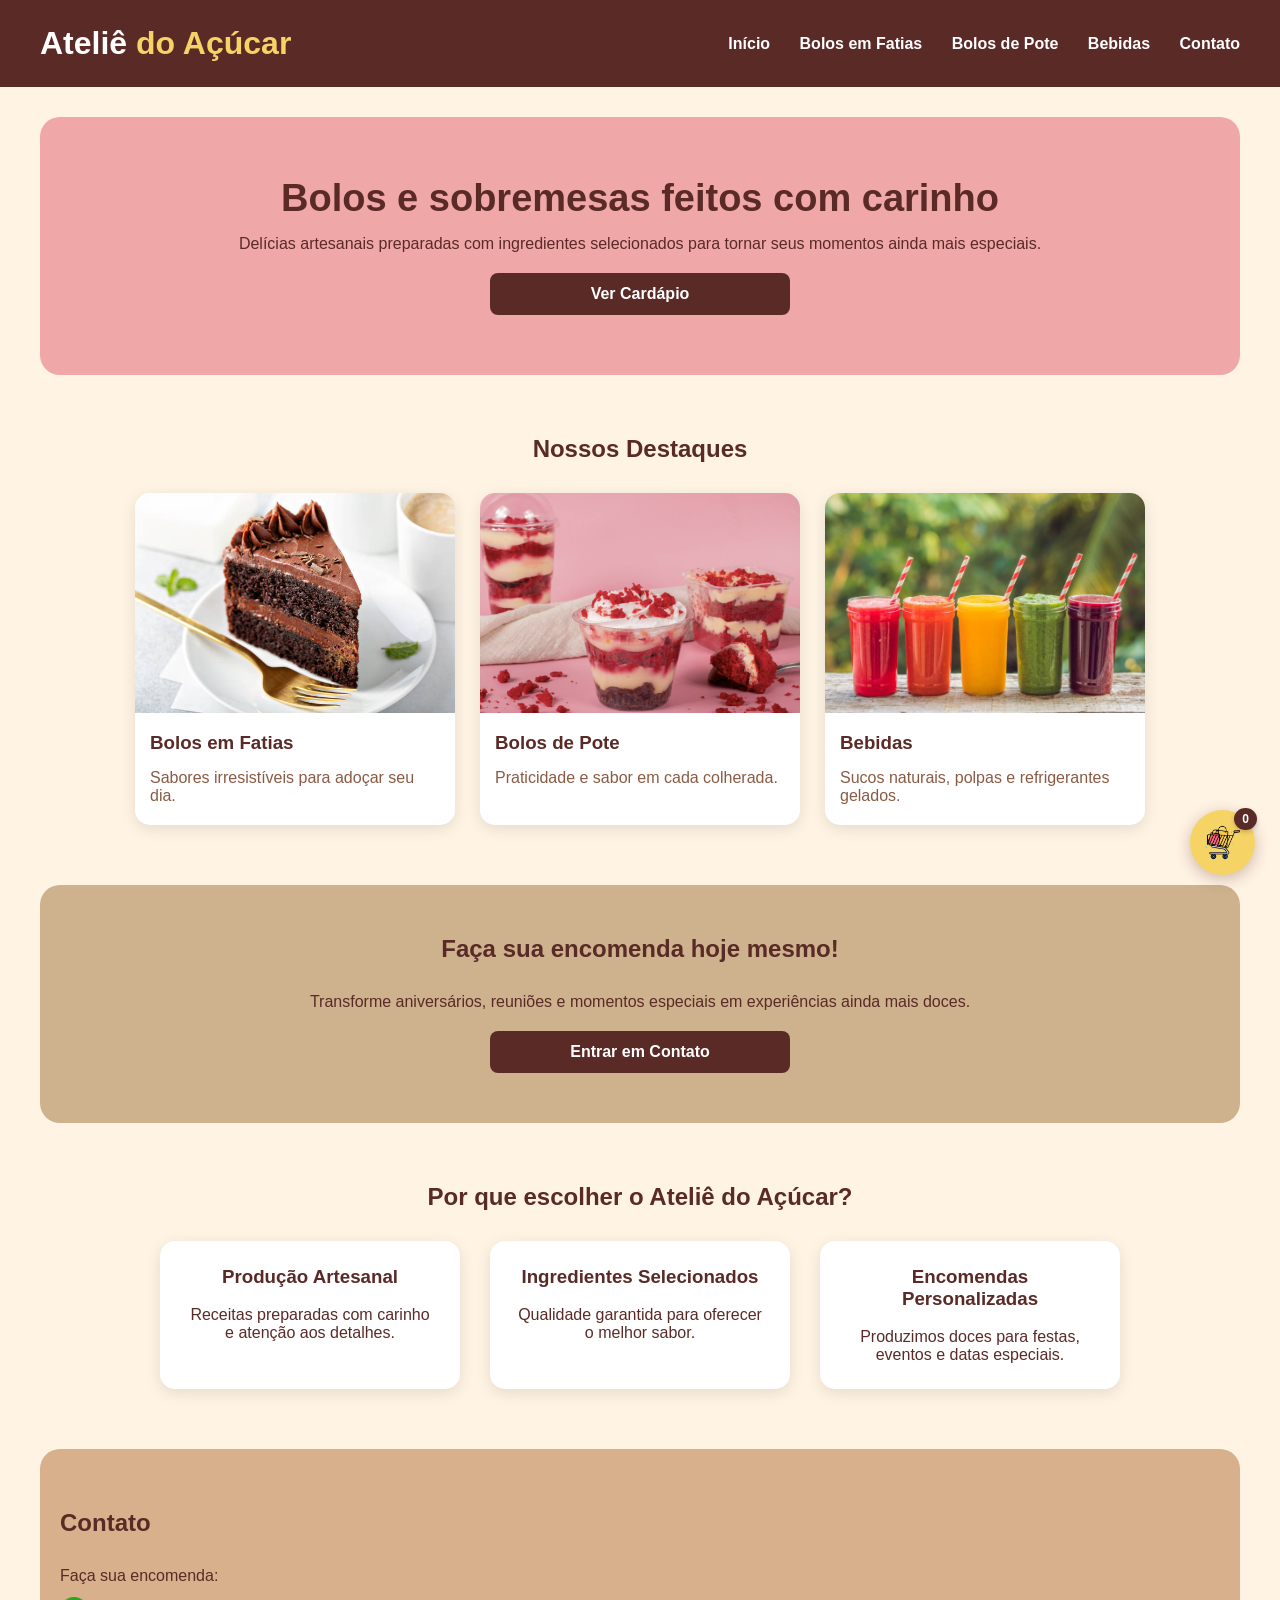
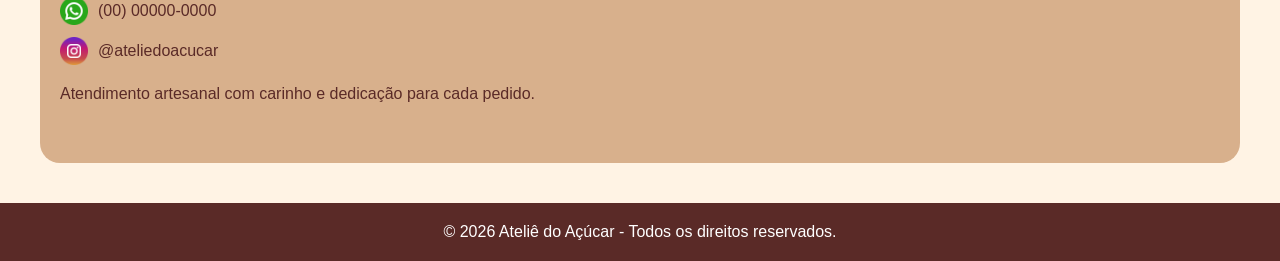
<file: index.html>
<!DOCTYPE html>
<html lang="pt-br">
<head>
    <meta charset="UTF-8">
    <meta name="viewport" content="width=device-width, initial-scale=1.0">
    <title>Ateliê do Açúcar - Home </title>
    <link rel="stylesheet" href="style.css">
    <meta name="theme-color" content="#F6D365">
    <link rel="icon" href="img/iconCake.png">
    <link rel="apple-touch-icon" href="./img/iconCake.png">
    <link rel="manifest" href="./manifest.webmanifest">
</head>
<body>
    <header>

        <div class="logo">
            <h1>Ateliê <span class="destaque">do Açúcar</span></h1>
        </div>

        <div class="menu-mobile" id="menu-mobile">
            ☰
        </div>

        <nav id="menu">
            <a href="index.html">Início</a>
            <a href="boloFatia.html">Bolos em Fatias</a>
            <a href="boloPote.html">Bolos de Pote</a>
            <a href="bebidas.html">Bebidas</a>
            <a href="#contato">Contato</a>   
        </nav>

    </header>

    <main>
        <section id="inicio" class="banner">

            <div class="banner-conteudo">
                <h2>Bolos e sobremesas feitos com carinho</h2>

                <p>
                    Delícias artesanais preparadas com ingredientes selecionados
                    para tornar seus momentos ainda mais especiais.
                </p>

                <a href="boloFatia.html" class="btn">Ver Cardápio</a>
            </div>

        </section>

        <section class="destaques">

            <h2>Nossos Destaques</h2>

            <div class="cards">

                <a href="boloFatia.html" class="card">
                    <img src="img/BoloFatiaChocolate.png" alt="Bolo de Chocolate">
                    <h3>Bolos em Fatias</h3>
                    <p>Sabores irresistíveis para adoçar seu dia.</p>
                </a>

                <a href="boloPote.html" class="card">
                    <img src="img/BoloPoteRedVelt.png" alt="Bolo de Pote Red Velvet">
                    <h3>Bolos de Pote</h3>
                    <p>Praticidade e sabor em cada colherada.</p>
                </a>

                <a href="bebidas.html" class="card">
                    <img src="img/BebidaSucoPolpa.jpg" alt="Suco de Polpa">
                    <h3>Bebidas</h3>
                    <p>Sucos naturais, polpas e refrigerantes gelados.</p>
                </a>

            </div>

        </section>

        <section class="cta">

            <h2>Faça sua encomenda hoje mesmo!</h2>

            <p>
                Transforme aniversários, reuniões e momentos especiais
                em experiências ainda mais doces.
            </p>

            <a href="#contato" class="btn">Entrar em Contato</a>

        </section>

        <section class="sobre">

            <h2>Por que escolher o Ateliê do Açúcar?</h2>

            <div class="beneficios">

                <div>
                    <h3>Produção Artesanal</h3><br>
                    <p>Receitas preparadas com carinho e atenção aos detalhes.</p>
                </div>

                <div>
                    <h3>Ingredientes Selecionados</h3><br>
                    <p>Qualidade garantida para oferecer o melhor sabor.</p>
                </div>

                <div>
                    <h3>Encomendas Personalizadas</h3><br>
                    <p>Produzimos doces para festas, eventos e datas especiais.</p>
                </div>

            </div>

        </section>

        <section id="contato">

            <h2>Contato</h2>

            <p>Faça sua encomenda:</p>

            <div class="item-contato">
                <img src="img/whatsapp.png" alt="WhatsApp" class="RedeSocial">
                <span>(00) 00000-0000</span>
            </div>

            <div class="item-contato">
                <img src="img/instagram.png" alt="Instagram" class="RedeSocial">
                <span>@ateliedoacucar</span>
            </div>

            <p class="rodape-contato">Atendimento artesanal com carinho e dedicação para cada pedido.</p>

        </section>
    </main>

    <footer>
        <p>© 2026 Ateliê do Açúcar - Todos os direitos reservados.</p>
    </footer>

    <script src="script.js"></script>
    <script>
      if (navigator.serviceWorker) {
        navigator.serviceWorker.register('sw.js');
      }
    </script>

    <div id="btn-carrinho" class="carrinho-flutuante">
        <img src="img/carrinho.png" alt="Carrinho de Compras" class="img-carrinho">
        <span id="contador-carrinho" class="badge-contador">0</span>
    </div>

    <div id="modal-carrinho" class="modal-carrinho hidden">
        <div class="conteudo-carrinho">
            <h2>Seu Carrinho <button id="fechar-carrinho">&times;</button></h2>
            <ul id="lista-carrinho"></ul>
            <div class="total-container">
                <strong>Total: R$ <span id="total-carrinho">0,00</span></strong>
            </div>
            <button id="btn-finalizar" class="btn">Finalizar Pedido via WhatsApp</button>
        </div>
    </div>

</body>
</html>
</file>
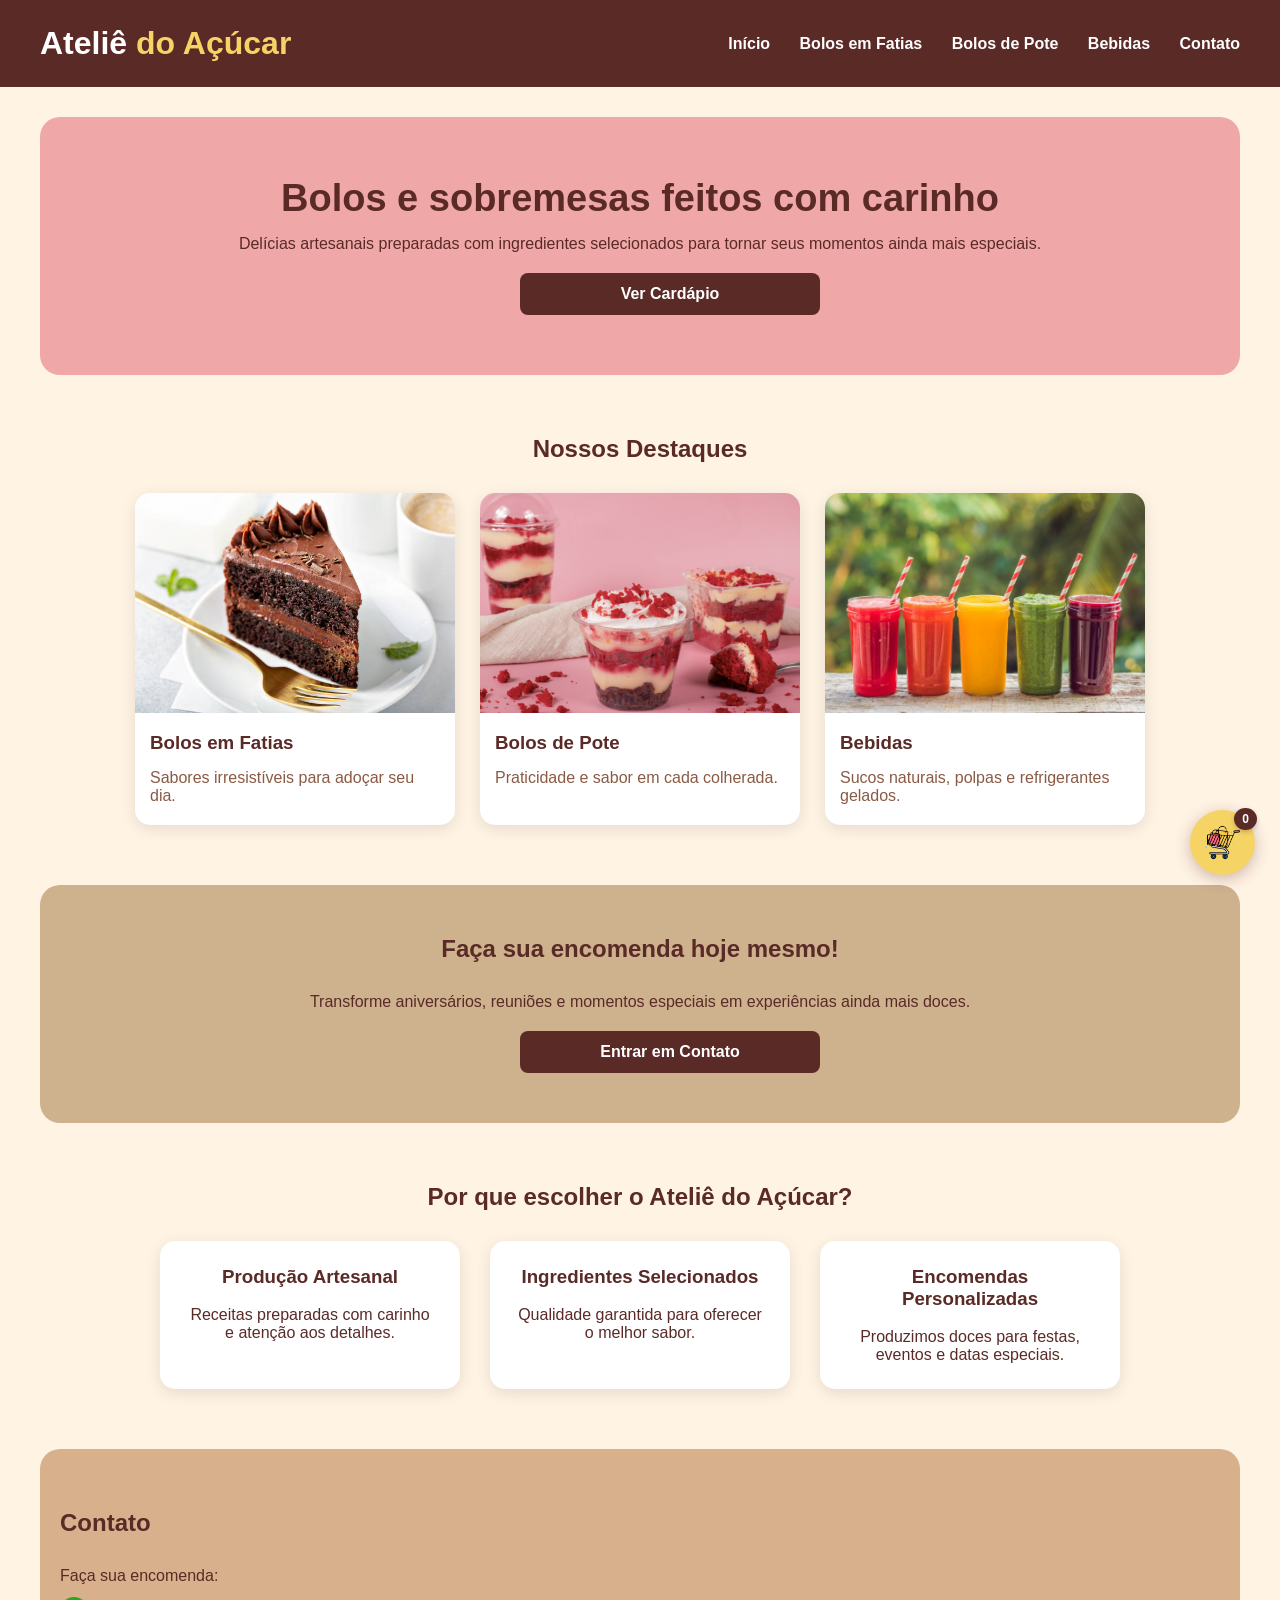
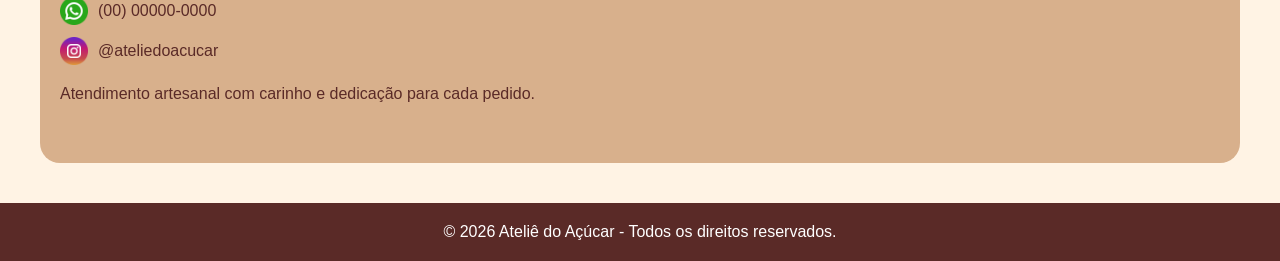
<file: 20.07 Implementação mobile/index.html>
<!DOCTYPE html>
<html lang="pt-br">
<head>
    <meta charset="UTF-8">
    <meta name="viewport" content="width=device-width, initial-scale=1.0">
    <title>Ateliê do Açúcar - Home </title>
    <link rel="stylesheet" href="style.css">
    <meta name="theme-color" content="#F6D365 , #FFFFFF">
    <link rel="icon" href="img/iconCake.png">
    <link rel="apple-touch-icon" href="./img/iconCake.png">
    <link rel="manifest" href="./manifest.webmanifest">
</head>
<body>

    <header>

        <div class="logo">
            <h1>Ateliê <span class="destaque">do Açúcar</span></h1>
        </div>

        <div class="menu-mobile" id="menu-mobile">
            ☰
        </div>

        <nav id="menu">
            <a href="index.html">Início</a>
            <a href="boloFatia.html">Bolos em Fatias</a>
            <a href="boloPote.html">Bolos de Pote</a>
            <a href="bebidas.html">Bebidas</a>
            <a href="#contato">Contato</a>   
        </nav>

    </header>

    <main>
        <section id="inicio" class="banner">

            <div class="banner-conteudo">
                <h2>Bolos e sobremesas feitos com carinho</h2>

                <p>
                    Delícias artesanais preparadas com ingredientes selecionados
                    para tornar seus momentos ainda mais especiais.
                </p>

                <a href="boloFatia.html" class="btn">Ver Cardápio</a>
            </div>

        </section>

        <section class="destaques">

            <h2>Nossos Destaques</h2>

            <div class="cards">

                <a href="BoloFatia.html" class="card">
                    <img src="img/BoloFatiaChocolate.png" alt="Bolo de Chocolate">
                    <h3>Bolos em Fatias</h3>
                    <p>Sabores irresistíveis para adoçar seu dia.</p>
                </a>

                <a href="BoloPote.html" class="card">
                    <img src="img/BoloPoteRedVelt.png" alt="Bolo de Pote Red Velvet">
                    <h3>Bolos de Pote</h3>
                    <p>Praticidade e sabor em cada colherada.</p>
                </a>

                <a href="bebidas.html" class="card">
                    <img src="img/BebidaSucoPolpa.jpg" alt="Suco de Polpa">
                    <h3>Bebidas</h3>
                    <p>Sucos naturais, polpas e refrigerantes gelados.</p>
                </a>

            </div>

        </section>

        <section class="cta">

            <h2>Faça sua encomenda hoje mesmo!</h2>

            <p>
                Transforme aniversários, reuniões e momentos especiais
                em experiências ainda mais doces.
            </p>

            <a href="#contato" class="btn">Entrar em Contato</a>

        </section>

        <section class="sobre">

            <h2>Por que escolher o Ateliê do Açúcar?</h2>

            <div class="beneficios">

                <div>
                    <h3>Produção Artesanal</h3><br>
                    <p>Receitas preparadas com carinho e atenção aos detalhes.</p>
                </div>

                <div>
                    <h3>Ingredientes Selecionados</h3><br>
                    <p>Qualidade garantida para oferecer o melhor sabor.</p>
                </div>

                <div>
                    <h3>Encomendas Personalizadas</h3><br>
                    <p>Produzimos doces para festas, eventos e datas especiais.</p>
                </div>

            </div>

        </section>

        <section id="contato">

            <h2>Contato</h2>

            <p>Faça sua encomenda:</p>

            <div class="item-contato">
                <img src="img/whatsapp.png" alt="WhatsApp" class="RedeSocial">
                <span>(00) 00000-0000</span>
            </div>

            <div class="item-contato">
                <img src="img/instagram.png" alt="Instagram" class="RedeSocial">
                <span>@ateliedoacucar</span>
            </div>

            <p class="rodape-contato">Atendimento artesanal com carinho e dedicação para cada pedido.</p>

        </section>
    </main>

    <footer>
        <p>© 2026 Ateliê do Açúcar - Todos os direitos reservados.</p>
    </footer>

    <script src="script.js"></script>

    <div id="btn-carrinho" class="carrinho-flutuante">
        <img src="img/carrinho.png" alt="Carrinho de Compras" class="img-carrinho">
        <span id="contador-carrinho" class="badge-contador">0</span>
    </div>

    <div id="modal-carrinho" class="modal-carrinho hidden">
        <div class="conteudo-carrinho">
            <h2>Seu Carrinho <button id="fechar-carrinho">&times;</button></h2>
            <ul id="lista-carrinho"></ul>
            <div class="total-container">
                <strong>Total: R$ <span id="total-carrinho">0,00</span></strong>
            </div>
            <button id="btn-finalizar" class="btn">Finalizar Pedido via WhatsApp</button>
        </div>
    </div>

</body>
</html>
</file>
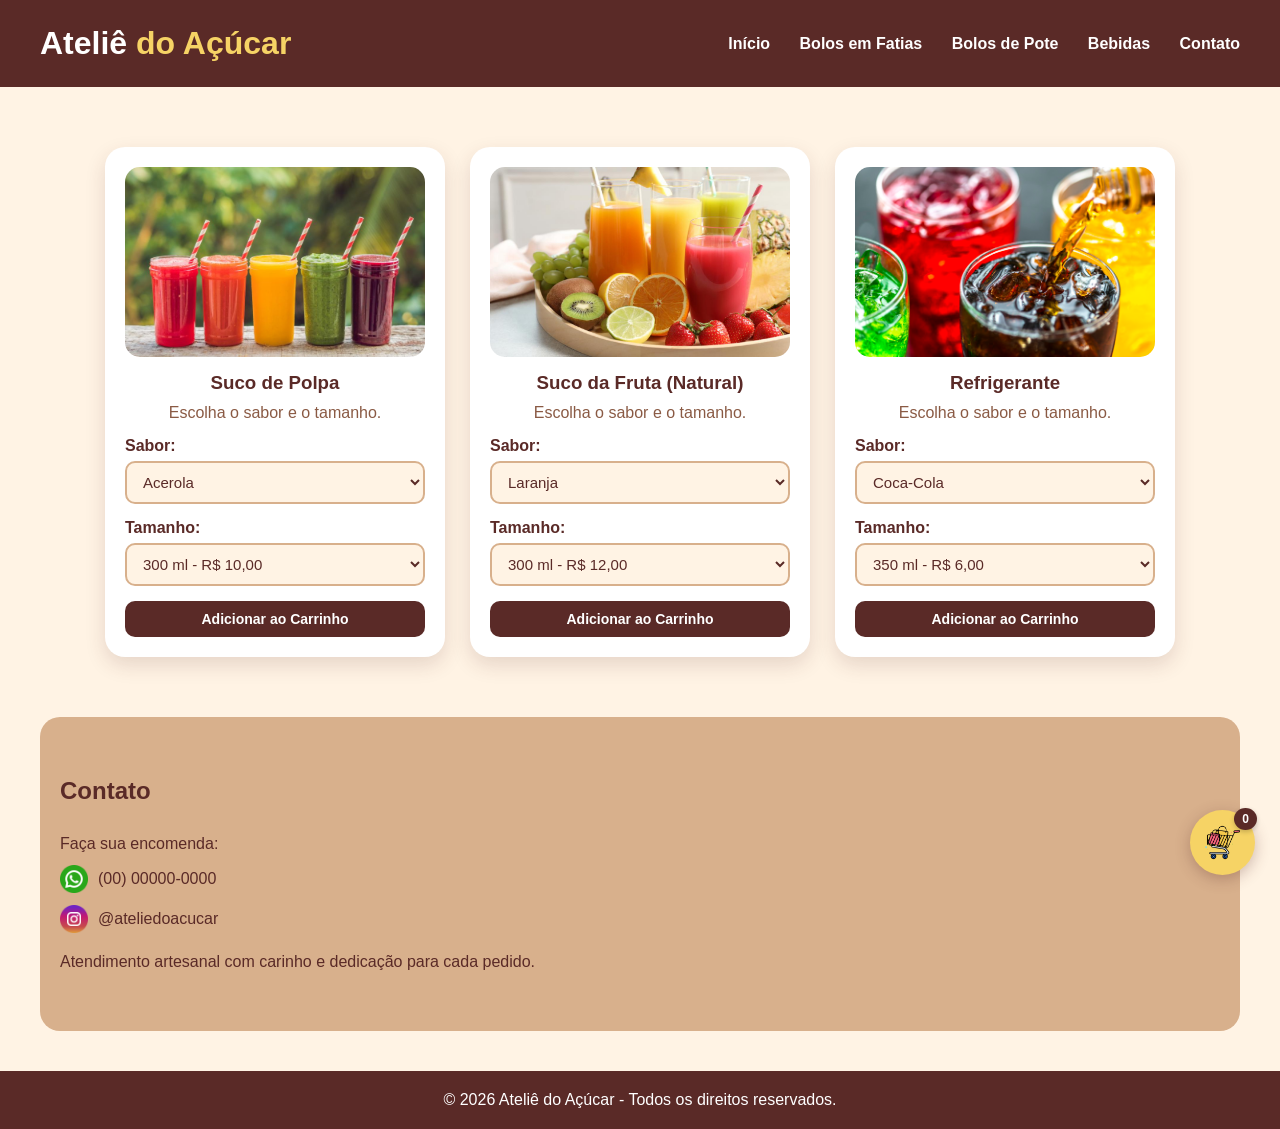
<file: Bebidas.html>
<!DOCTYPE html>
<html lang="pt-br">
<head>
    <meta charset="UTF-8">
    <meta name="viewport" content="width=device-width, initial-scale=1.0">
    <title>Ateliê do Açúcar - Bebidas </title>
    <link rel="stylesheet" href="style.css">
    <link rel="icon" href="img/iconCake.png">
</head>
<body>

    <header>
        <div class="logo">
            <h1>Ateliê <span class="destaque">do Açúcar</span></h1>
        </div>

        <div class="menu-mobile" id="menu-mobile">
            ☰
        </div>

        <nav id="menu">
            <a href="index.html">Início</a>
            <a href="boloFatia.html">Bolos em Fatias</a>
            <a href="boloPote.html">Bolos de Pote</a>
            <a href="bebidas.html">Bebidas</a>
            <a href="#contato">Contato</a>
        </nav>

    </header>

    <main>
        <section id="bebidas" class="divona-servico">
            
            <div class="divinha-servico">
                <img src="img/BebidaSucoPolpa.jpg" alt="Suco de Polpa">
                <h3>Suco de Polpa</h3>
                <p>Escolha o sabor e o tamanho.</p>

                <label for="sabor-polpa">Sabor:</label>
                <select id="sabor-polpa">
                    <option>Acerola</option>
                    <option>Cajá</option>
                    <option>Caju</option>
                    <option>Goiaba</option>
                    <option>Maracujá</option>
                    <option>Manga</option>
                </select>

                <label for="tamanho-polpa">Tamanho:</label>
                <select id="tamanho-polpa">
                    <option value="10">300 ml - R$ 10,00</option>
                    <option value="14">500 ml - R$ 14,00</option>
                    <option value="18">700 ml - R$ 18,00</option>
                </select>

                <button class="btn-adicionar-bebida" data-titulo="Suco de Polpa" data-sabor="sabor-polpa" data-tamanho="tamanho-polpa"> Adicionar ao Carrinho </button>
            </div>
            
            <div class="divinha-servico">
                <img src="img/BebidaSucoNatural.jpg" alt="Suco da Fruta (Natural)">
                <h3>Suco da Fruta (Natural)</h3>
                <p>Escolha o sabor e o tamanho.</p>

                <label for="sabor-natural">Sabor:</label>
                <select id="sabor-natural">
                    <option>Laranja</option>
                    <option>Limão</option>
                    <option>Abacaxi</option>
                    <option>Morango</option>
                    <option>Maracujá</option>
                    <option>Manga</option>
                    <option>Melancia</option>
                    <option>Morango</option>
                </select>
                <label for="tamanho-natural">Tamanho:</label>
                <select id="tamanho-natural">
                    <option value="12">300 ml - R$ 12,00</option>
                    <option value="16">500 ml - R$ 16,00</option>
                    <option value="20">700 ml - R$ 20,00</option>
                </select>

                <button class="btn-adicionar-bebida" data-titulo="Suco da Fruta (Natural)" data-sabor="sabor-natural" data-tamanho="tamanho-natural"> Adicionar ao Carrinho </button>

            </div>
            
            <div class="divinha-servico">
                <img src="img/BebidaRefri.png" alt="Refrigerante">
                <h3>Refrigerante</h3>
                <p>Escolha o sabor e o tamanho.</p>

                <label for="sabor-refri">Sabor:</label>
                <select id="sabor-refri">
                    <option>Coca-Cola</option>
                    <option>Guaraná Antarctica</option>
                    <option>Fanta Laranja</option>
                    <option>Fanta Uva</option>
                    <option>Sprite</option>
                    <option>Pepsi</option>
                </select>

                <label for="tamanho-refri">Tamanho:</label>
                <select id="tamanho-refri">
                    <option value="6">350 ml - R$ 6,00</option>
                    <option value="8">600 ml - R$ 8,00</option>
                    <option value="10">1 L - R$ 10,00</option>
                </select>

                <button class="btn-adicionar-bebida" data-titulo="Refrigerante" data-sabor="sabor-refri" data-tamanho="tamanho-refri"> Adicionar ao Carrinho </button>

            </div>

        </section>

        <section id="contato">

            <h2>Contato</h2>

            <p>Faça sua encomenda:</p>

            <div class="item-contato">
                <img src="img/whatsapp.png" alt="WhatsApp" class="RedeSocial">
                <span>(00) 00000-0000</span>
            </div>

            <div class="item-contato">
                <img src="img/instagram.png" alt="Instagram" class="RedeSocial">
                <span>@ateliedoacucar</span>
            </div>

            <p class="rodape-contato">Atendimento artesanal com carinho e dedicação para cada pedido.</p>

        </section>

    </main>

    <footer>
        <p>© 2026 Ateliê do Açúcar - Todos os direitos reservados.</p>
    </footer>

    <div id="btn-carrinho" class="carrinho-flutuante">
        <img src="img/carrinho.png" alt="Carrinho de Compras" class="img-carrinho">
        <span id="contador-carrinho" class="badge-contador">0</span>
    </div>

    <div id="modal-carrinho" class="modal-carrinho hidden">
        <div class="conteudo-carrinho">
            <h2>Seu Carrinho <button id="fechar-carrinho">&times;</button></h2>
            <ul id="lista-carrinho"></ul>
            <div class="total-container">
                <strong>Total: R$ <span id="total-carrinho">0,00</span></strong>
            </div>
            <button id="btn-finalizar" class="btn">Finalizar Pedido via WhatsApp</button>
        </div>
    </div>

    <script src="script.js"></script>
</body>
</html>
</file>
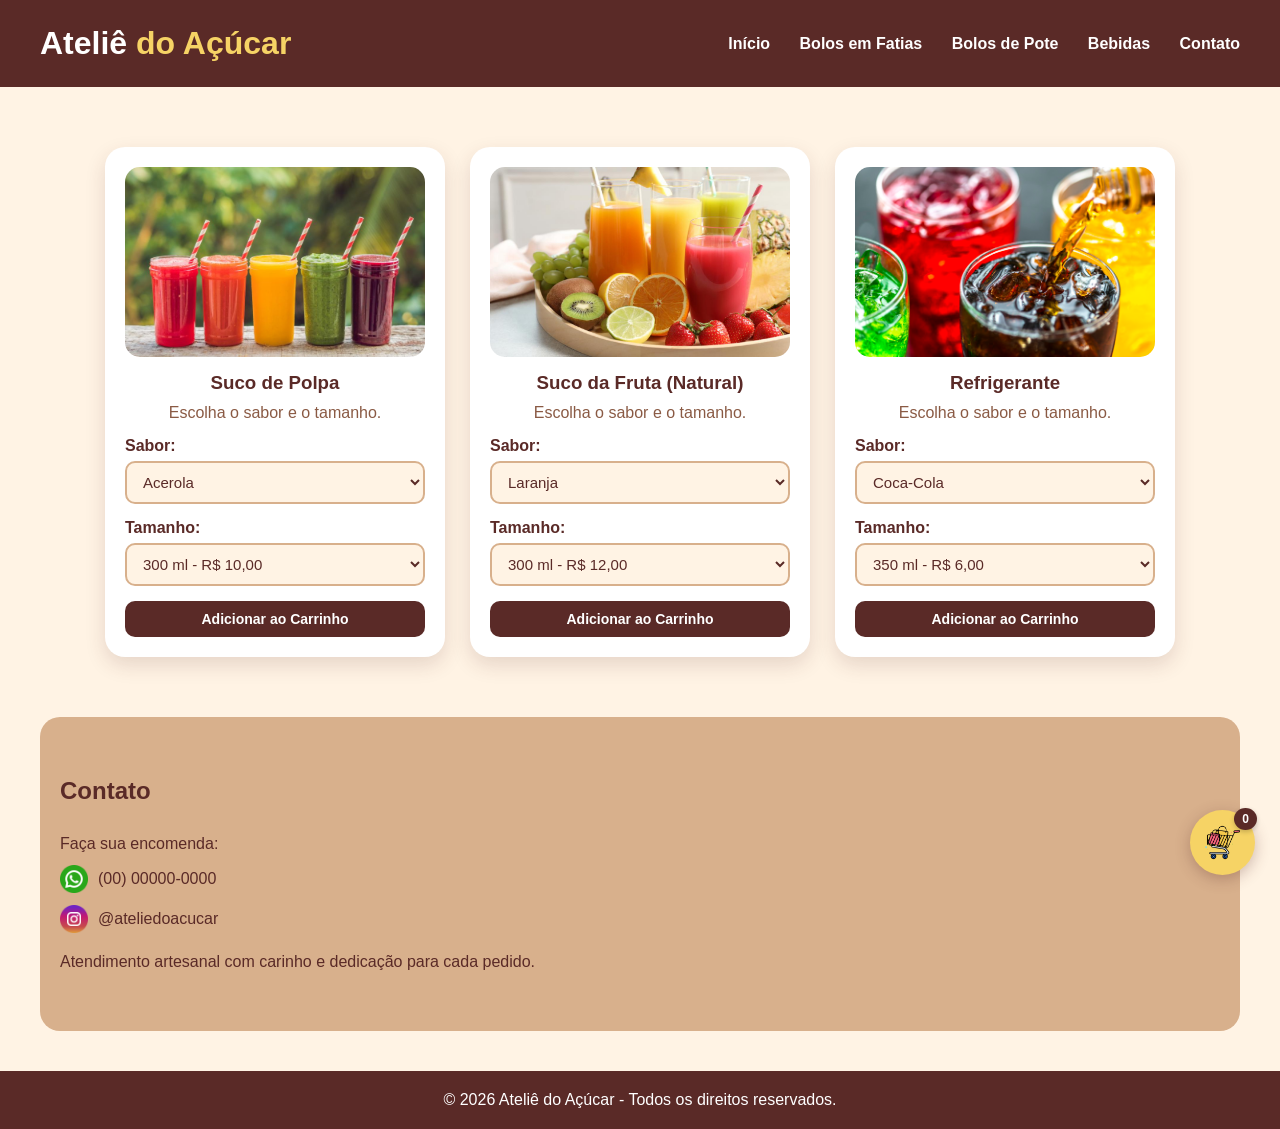
<file: bebidas.html>
<!DOCTYPE html>
<html lang="pt-br">
<head>
    <meta charset="UTF-8">
    <meta name="viewport" content="width=device-width, initial-scale=1.0">
    <title>Ateliê do Açúcar - Bebidas </title>
    <link rel="stylesheet" href="style.css">
    <link rel="icon" href="img/iconCake.png">
</head>
<body>

    <header>
        <div class="logo">
            <h1>Ateliê <span class="destaque">do Açúcar</span></h1>
        </div>

        <div class="menu-mobile" id="menu-mobile">
            ☰
        </div>

        <nav id="menu">
            <a href="index.html">Início</a>
            <a href="boloFatia.html">Bolos em Fatias</a>
            <a href="boloPote.html">Bolos de Pote</a>
            <a href="bebidas.html">Bebidas</a>
            <a href="#contato">Contato</a>
        </nav>

    </header>

    <main>
        <section id="bebidas" class="divona-servico">
            
            <div class="divinha-servico">
                <img src="img/BebidaSucoPolpa.jpg" alt="Suco de Polpa">
                <h3>Suco de Polpa</h3>
                <p>Escolha o sabor e o tamanho.</p>

                <label for="sabor-polpa">Sabor:</label>
                <select id="sabor-polpa">
                    <option>Acerola</option>
                    <option>Cajá</option>
                    <option>Caju</option>
                    <option>Goiaba</option>
                    <option>Maracujá</option>
                    <option>Manga</option>
                </select>

                <label for="tamanho-polpa">Tamanho:</label>
                <select id="tamanho-polpa">
                    <option value="10">300 ml - R$ 10,00</option>
                    <option value="14">500 ml - R$ 14,00</option>
                    <option value="18">700 ml - R$ 18,00</option>
                </select>

                <button class="btn-adicionar-bebida" data-titulo="Suco de Polpa" data-sabor="sabor-polpa" data-tamanho="tamanho-polpa"> Adicionar ao Carrinho </button>
            </div>
            
            <div class="divinha-servico">
                <img src="img/BebidaSucoNatural.jpg" alt="Suco da Fruta (Natural)">
                <h3>Suco da Fruta (Natural)</h3>
                <p>Escolha o sabor e o tamanho.</p>

                <label for="sabor-natural">Sabor:</label>
                <select id="sabor-natural">
                    <option>Laranja</option>
                    <option>Limão</option>
                    <option>Abacaxi</option>
                    <option>Morango</option>
                    <option>Maracujá</option>
                    <option>Manga</option>
                    <option>Melancia</option>
                    <option>Morango</option>
                </select>
                <label for="tamanho-natural">Tamanho:</label>
                <select id="tamanho-natural">
                    <option value="12">300 ml - R$ 12,00</option>
                    <option value="16">500 ml - R$ 16,00</option>
                    <option value="20">700 ml - R$ 20,00</option>
                </select>

                <button class="btn-adicionar-bebida" data-titulo="Suco da Fruta (Natural)" data-sabor="sabor-natural" data-tamanho="tamanho-natural"> Adicionar ao Carrinho </button>

            </div>
            
            <div class="divinha-servico">
                <img src="img/BebidaRefri.png" alt="Refrigerante">
                <h3>Refrigerante</h3>
                <p>Escolha o sabor e o tamanho.</p>

                <label for="sabor-refri">Sabor:</label>
                <select id="sabor-refri">
                    <option>Coca-Cola</option>
                    <option>Guaraná Antarctica</option>
                    <option>Fanta Laranja</option>
                    <option>Fanta Uva</option>
                    <option>Sprite</option>
                    <option>Pepsi</option>
                </select>

                <label for="tamanho-refri">Tamanho:</label>
                <select id="tamanho-refri">
                    <option value="6">350 ml - R$ 6,00</option>
                    <option value="8">600 ml - R$ 8,00</option>
                    <option value="10">1 L - R$ 10,00</option>
                </select>

                <button class="btn-adicionar-bebida" data-titulo="Refrigerante" data-sabor="sabor-refri" data-tamanho="tamanho-refri"> Adicionar ao Carrinho </button>

            </div>

        </section>

        <section id="contato">

            <h2>Contato</h2>

            <p>Faça sua encomenda:</p>

            <div class="item-contato">
                <img src="img/whatsapp.png" alt="WhatsApp" class="RedeSocial">
                <span>(00) 00000-0000</span>
            </div>

            <div class="item-contato">
                <img src="img/instagram.png" alt="Instagram" class="RedeSocial">
                <span>@ateliedoacucar</span>
            </div>

            <p class="rodape-contato">Atendimento artesanal com carinho e dedicação para cada pedido.</p>

        </section>

    </main>

    <footer>
        <p>© 2026 Ateliê do Açúcar - Todos os direitos reservados.</p>
    </footer>

    <div id="btn-carrinho" class="carrinho-flutuante">
        <img src="img/carrinho.png" alt="Carrinho de Compras" class="img-carrinho">
        <span id="contador-carrinho" class="badge-contador">0</span>
    </div>

    <div id="modal-carrinho" class="modal-carrinho hidden">
        <div class="conteudo-carrinho">
            <h2>Seu Carrinho <button id="fechar-carrinho">&times;</button></h2>
            <ul id="lista-carrinho"></ul>
            <div class="total-container">
                <strong>Total: R$ <span id="total-carrinho">0,00</span></strong>
            </div>
            <button id="btn-finalizar" class="btn">Finalizar Pedido via WhatsApp</button>
        </div>
    </div>

    <script src="script.js"></script>
</body>
</html>
</file>
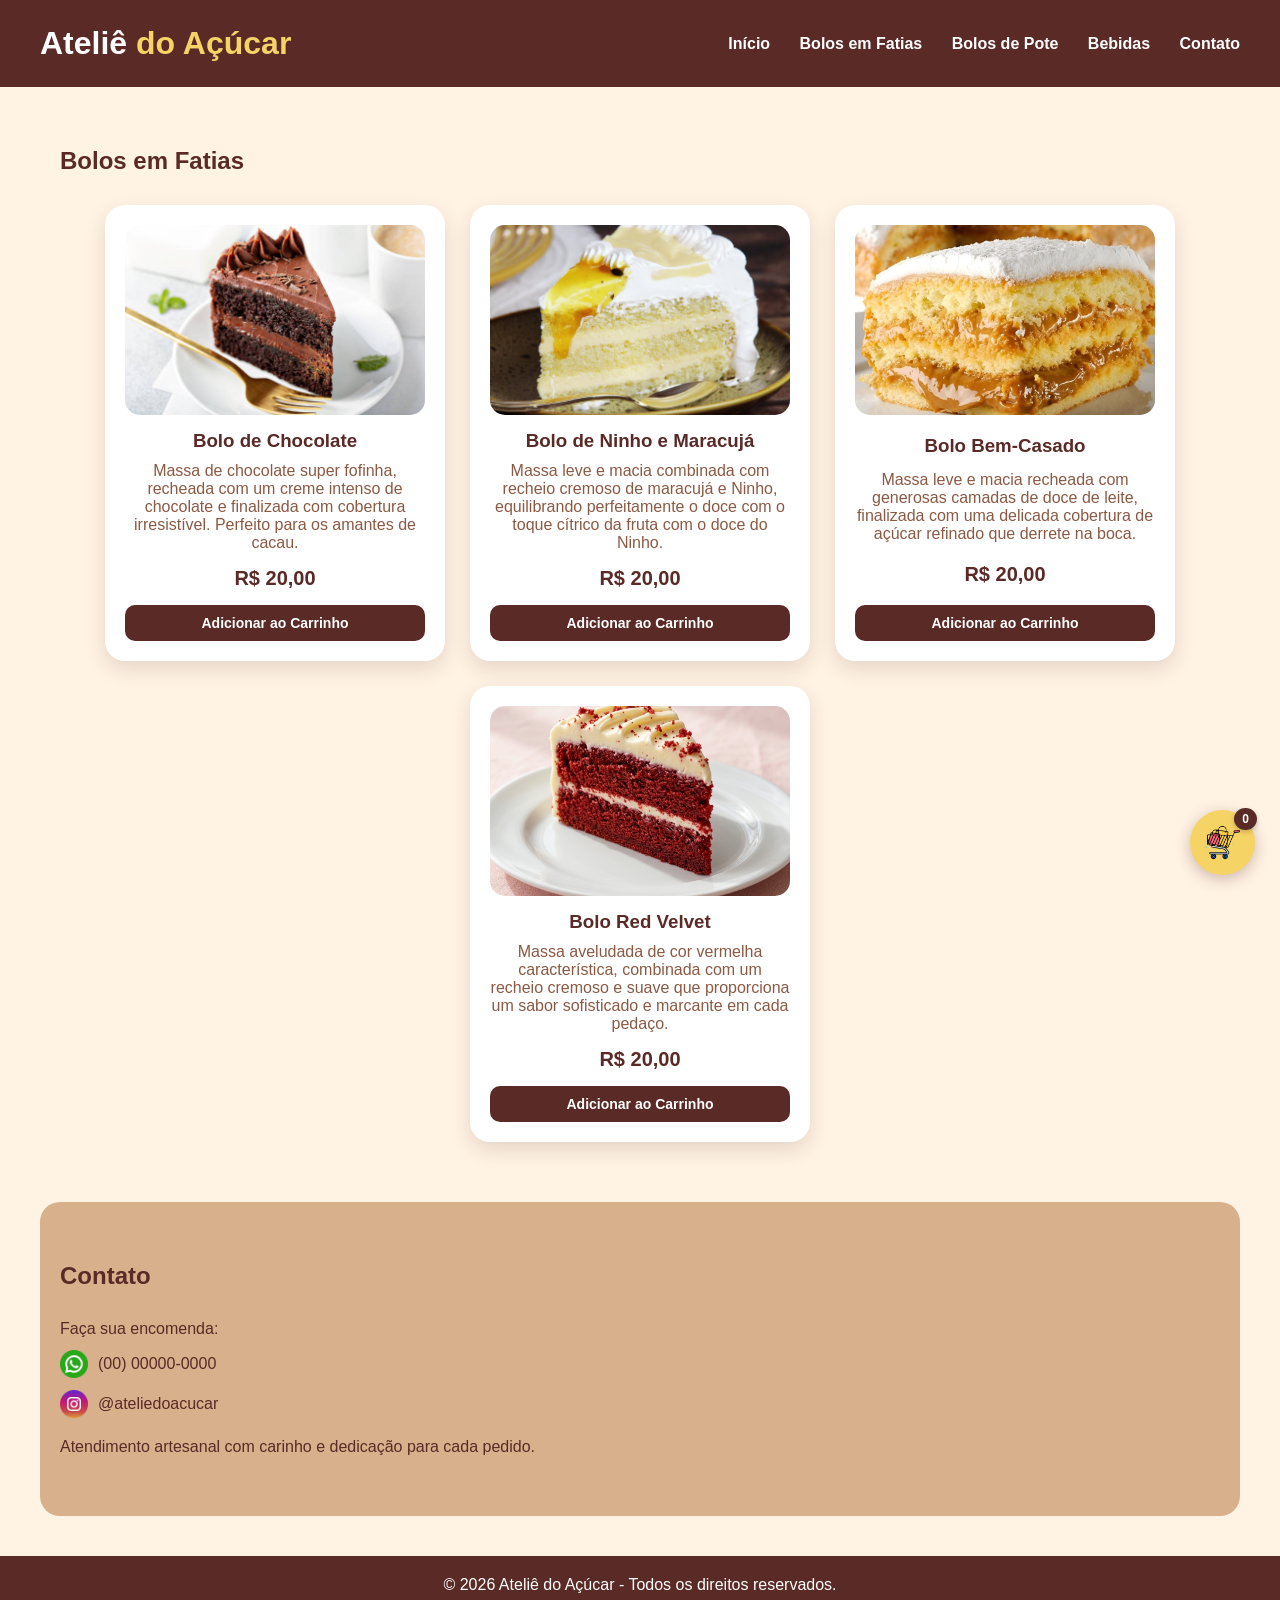
<file: BoloFatia.html>
<!DOCTYPE html>
<html lang="pt-br">
<head>
    <meta charset="UTF-8">
    <meta name="viewport" content="width=device-width, initial-scale=1.0">
    <title>Ateliê do Açúcar - Bolo em Fatias </title>
    <link rel="stylesheet" href="style.css">
    <link rel="icon" href="img/iconCake.png" sizes="192x192">
</head>
<body>
    <header>

        <div class="logo">
            <h1>Ateliê <span class="destaque">do Açúcar</span></h1>
        </div>

        <div class="menu-mobile" id="menu-mobile">
            ☰
        </div>

        <nav id="menu">
            <a href="index.html">Início</a>
            <a href="boloFatia.html">Bolos em Fatias</a>
            <a href="boloPote.html">Bolos de Pote</a>
            <a href="bebidas.html">Bebidas</a>
            <a href="#contato">Contato</a>
        </nav>


    </header>

    <main>

        <section id="fatias">

            <h2>Bolos em Fatias</h2>

            <div class="divona-servico">

                <div class="divinha-servico">
                    <img src="img/BoloFatiaChocolate.png" alt="Bolo em fatias de chocolate">
                    <h3>Bolo de Chocolate</h3>
                    <p>Massa de chocolate super fofinha, recheada com um creme intenso de chocolate e finalizada com
                        cobertura irresistível. Perfeito para os amantes de cacau.</p>
                    <strong>R$ 20,00</strong>
                    <button class="btn-adicionar" data-nome="Bolo de Chocolate (Fatia)" data-preco="20.00"> Adicionar ao Carrinho </button>    
                </div>

                <div class="divinha-servico">
                    <img src="img/BoloFatiaMaracuja.png" alt="Bolo em fatias de maracujá">
                    <h3>Bolo de Ninho e Maracujá</h3>
                    <p>Massa leve e macia combinada com recheio cremoso de maracujá e Ninho, equilibrando perfeitamente
                        o doce com o toque cítrico da fruta com o doce do Ninho.</p>
                    <strong>R$ 20,00</strong>    
                    <button class="btn-adicionar" data-nome="Bolo de Ninho e Maracujá (Fatia)" data-preco="20.00"> Adicionar ao Carrinho </button>
                </div>

                <div class="divinha-servico">
                    <img src="img/BoloFatiaBemCasado.webp" alt="Bolo em fatia Bem Casado">
                    <h3>Bolo Bem-Casado</h3>
                    <p>Massa leve e macia recheada com generosas camadas de doce de leite, finalizada com uma delicada
                        cobertura de açúcar refinado que derrete na boca.</p>
                    <strong>R$ 20,00</strong>  
                    <button class="btn-adicionar" data-nome="Bolo Bem-Casado (Fatia)" data-preco="20.00"> Adicionar ao Carrinho </button>
                </div>

                <div class="divinha-servico">
                    <img src="img/BoloFatiaRedVelt.png" alt="Bolo em fatia Red Velvet">
                    <h3>Bolo Red Velvet</h3>
                    <p>Massa aveludada de cor vermelha característica, combinada com um recheio cremoso e suave que
                        proporciona um sabor sofisticado e marcante em cada pedaço.</p>
                    <strong>R$ 20,00</strong>
                    <button class="btn-adicionar" data-nome="Bolo Red Velvet (Fatia)" data-preco="20.00"> Adicionar ao Carrinho </button>
                </div>

            </div>

        </section>

        <section id="contato">

            <h2>Contato</h2>

            <p>Faça sua encomenda:</p>

            <div class="item-contato">
                <img src="img/whatsapp.png" alt="WhatsApp" class="RedeSocial">
                <span>(00) 00000-0000</span>
            </div>

            <div class="item-contato">
                <img src="img/instagram.png" alt="Instagram" class="RedeSocial">
                <span>@ateliedoacucar</span>
            </div>

            <p class="rodape-contato">Atendimento artesanal com carinho e dedicação para cada pedido.</p>

        </section>

    </main>

    <footer>
        <p>© 2026 Ateliê do Açúcar - Todos os direitos reservados.</p>
    </footer>

    <script src="script.js"></script>

    <div id="btn-carrinho" class="carrinho-flutuante">
        <img src="img/carrinho.png" alt="Carrinho de Compras" class="img-carrinho">
        <span id="contador-carrinho" class="badge-contador">0</span>
    </div>

    <div id="modal-carrinho" class="modal-carrinho hidden">
        <div class="conteudo-carrinho">
            <h2>Seu Carrinho <button id="fechar-carrinho">&times;</button></h2>
            <ul id="lista-carrinho"></ul>
            <div class="total-container">
                <strong>Total: R$ <span id="total-carrinho">0,00</span></strong>
            </div>
            <button id="btn-finalizar" class="btn">Finalizar Pedido via WhatsApp</button>
        </div>
    </div>

</body>
</html>
</file>
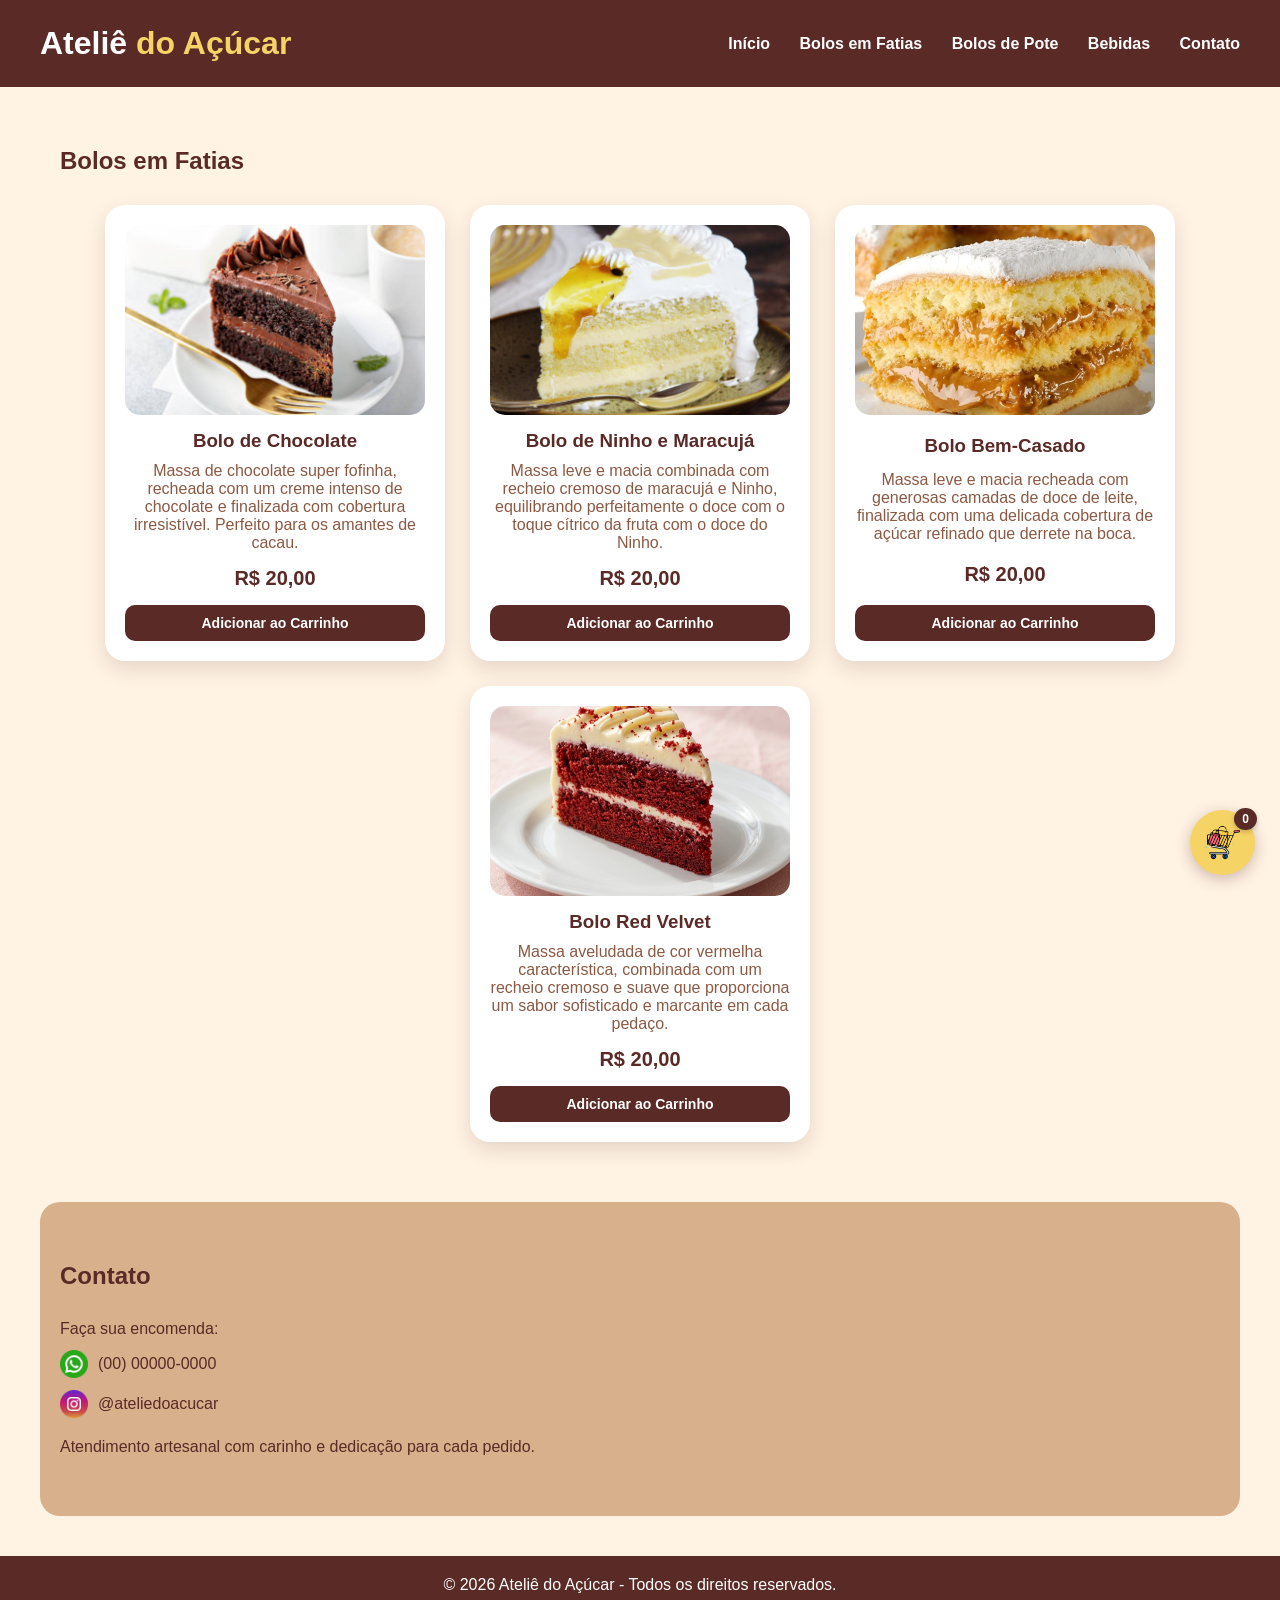
<file: boloFatia.html>
<!DOCTYPE html>
<html lang="pt-br">
<head>
    <meta charset="UTF-8">
    <meta name="viewport" content="width=device-width, initial-scale=1.0">
    <title>Ateliê do Açúcar - Bolo em Fatias </title>
    <link rel="stylesheet" href="style.css">
    <link rel="icon" href="img/iconCake.png" sizes="192x192">
</head>
<body>
    <header>

        <div class="logo">
            <h1>Ateliê <span class="destaque">do Açúcar</span></h1>
        </div>

        <div class="menu-mobile" id="menu-mobile">
            ☰
        </div>

        <nav id="menu">
            <a href="index.html">Início</a>
            <a href="boloFatia.html">Bolos em Fatias</a>
            <a href="boloPote.html">Bolos de Pote</a>
            <a href="bebidas.html">Bebidas</a>
            <a href="#contato">Contato</a>
        </nav>


    </header>

    <main>

        <section id="fatias">

            <h2>Bolos em Fatias</h2>

            <div class="divona-servico">

                <div class="divinha-servico">
                    <img src="img/BoloFatiaChocolate.png" alt="Bolo em fatias de chocolate">
                    <h3>Bolo de Chocolate</h3>
                    <p>Massa de chocolate super fofinha, recheada com um creme intenso de chocolate e finalizada com
                        cobertura irresistível. Perfeito para os amantes de cacau.</p>
                    <strong>R$ 20,00</strong>
                    <button class="btn-adicionar" data-nome="Bolo de Chocolate (Fatia)" data-preco="20.00"> Adicionar ao Carrinho </button>    
                </div>

                <div class="divinha-servico">
                    <img src="img/BoloFatiaMaracuja.png" alt="Bolo em fatias de maracujá">
                    <h3>Bolo de Ninho e Maracujá</h3>
                    <p>Massa leve e macia combinada com recheio cremoso de maracujá e Ninho, equilibrando perfeitamente
                        o doce com o toque cítrico da fruta com o doce do Ninho.</p>
                    <strong>R$ 20,00</strong>    
                    <button class="btn-adicionar" data-nome="Bolo de Ninho e Maracujá (Fatia)" data-preco="20.00"> Adicionar ao Carrinho </button>
                </div>

                <div class="divinha-servico">
                    <img src="img/BoloFatiaBemCasado.webp" alt="Bolo em fatia Bem Casado">
                    <h3>Bolo Bem-Casado</h3>
                    <p>Massa leve e macia recheada com generosas camadas de doce de leite, finalizada com uma delicada
                        cobertura de açúcar refinado que derrete na boca.</p>
                    <strong>R$ 20,00</strong>  
                    <button class="btn-adicionar" data-nome="Bolo Bem-Casado (Fatia)" data-preco="20.00"> Adicionar ao Carrinho </button>
                </div>

                <div class="divinha-servico">
                    <img src="img/BoloFatiaRedVelt.png" alt="Bolo em fatia Red Velvet">
                    <h3>Bolo Red Velvet</h3>
                    <p>Massa aveludada de cor vermelha característica, combinada com um recheio cremoso e suave que
                        proporciona um sabor sofisticado e marcante em cada pedaço.</p>
                    <strong>R$ 20,00</strong>
                    <button class="btn-adicionar" data-nome="Bolo Red Velvet (Fatia)" data-preco="20.00"> Adicionar ao Carrinho </button>
                </div>

            </div>

        </section>

        <section id="contato">

            <h2>Contato</h2>

            <p>Faça sua encomenda:</p>

            <div class="item-contato">
                <img src="img/whatsapp.png" alt="WhatsApp" class="RedeSocial">
                <span>(00) 00000-0000</span>
            </div>

            <div class="item-contato">
                <img src="img/instagram.png" alt="Instagram" class="RedeSocial">
                <span>@ateliedoacucar</span>
            </div>

            <p class="rodape-contato">Atendimento artesanal com carinho e dedicação para cada pedido.</p>

        </section>

    </main>

    <footer>
        <p>© 2026 Ateliê do Açúcar - Todos os direitos reservados.</p>
    </footer>

    <script src="script.js"></script>

    <div id="btn-carrinho" class="carrinho-flutuante">
        <img src="img/carrinho.png" alt="Carrinho de Compras" class="img-carrinho">
        <span id="contador-carrinho" class="badge-contador">0</span>
    </div>

    <div id="modal-carrinho" class="modal-carrinho hidden">
        <div class="conteudo-carrinho">
            <h2>Seu Carrinho <button id="fechar-carrinho">&times;</button></h2>
            <ul id="lista-carrinho"></ul>
            <div class="total-container">
                <strong>Total: R$ <span id="total-carrinho">0,00</span></strong>
            </div>
            <button id="btn-finalizar" class="btn">Finalizar Pedido via WhatsApp</button>
        </div>
    </div>

</body>
</html>
</file>
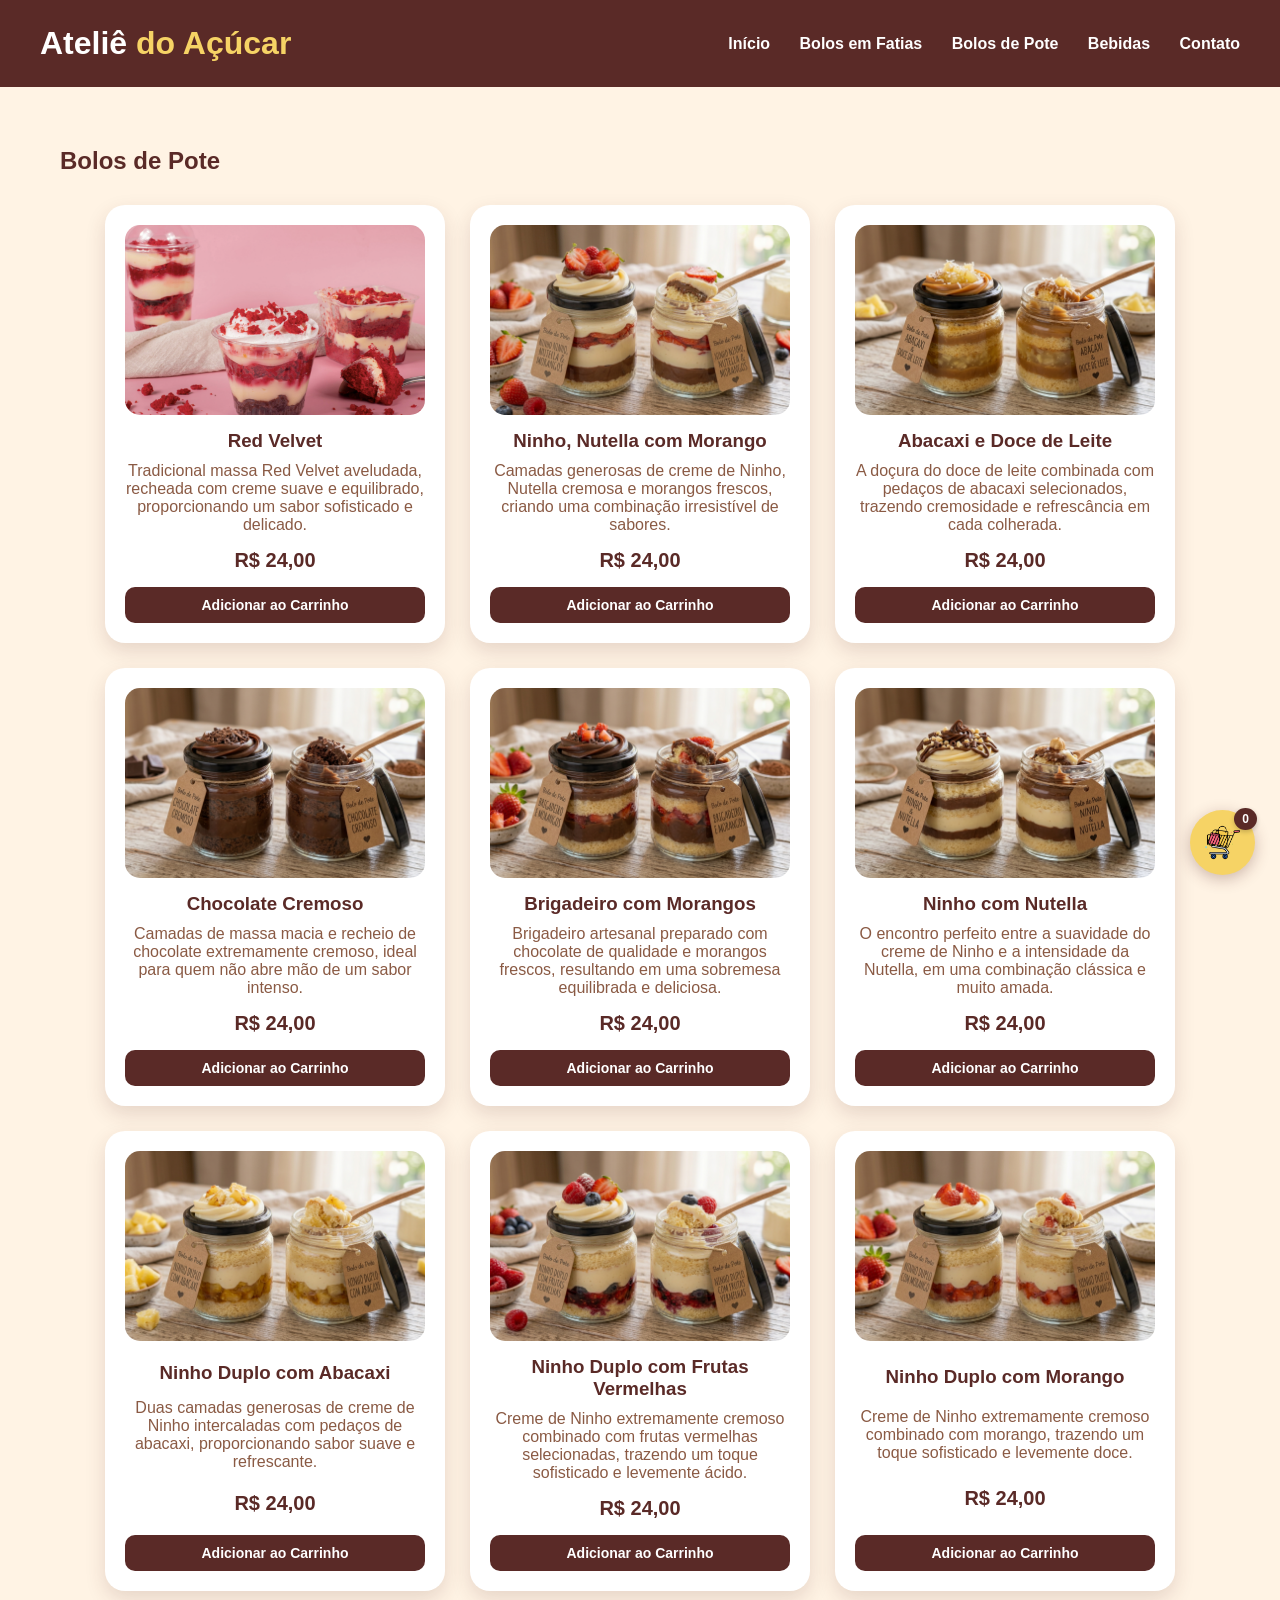
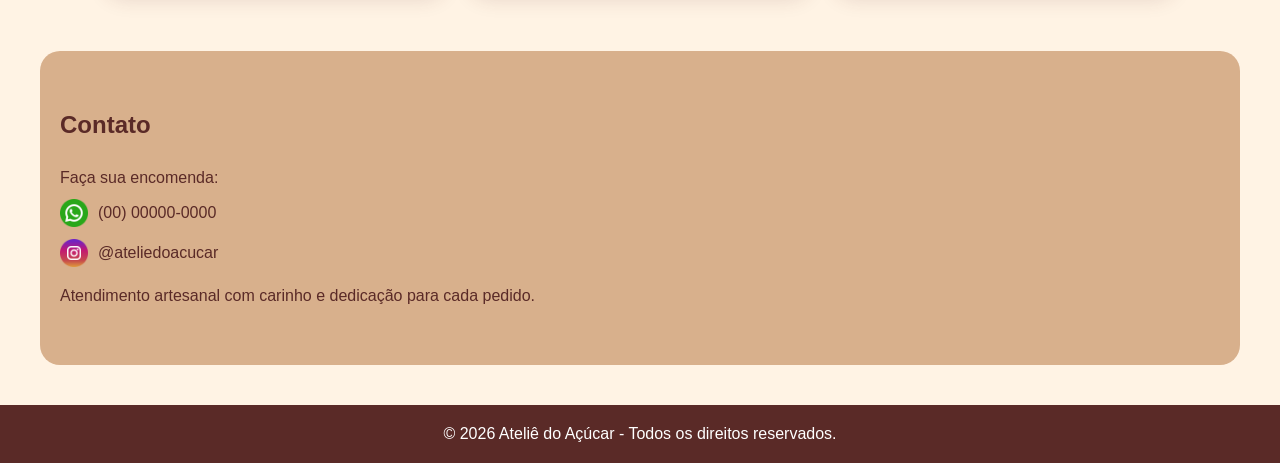
<file: BoloPote.html>
<!DOCTYPE html>
<html lang="pt-br">
<head>
    <meta charset="UTF-8">
    <meta name="viewport" content="width=device-width, initial-scale=1.0">
    <title>Ateliê do Açúcar - Bolo de pote </title>
    <link rel="stylesheet" href="style.css">
    <link rel="icon" href="img/iconCake.png">
</head>
<body>
    <header>

        <div class="logo">
            <h1>Ateliê <span class="destaque">do Açúcar</span></h1>
        </div>

        <div class="menu-mobile" id="menu-mobile">
            ☰
        </div>

        <nav id="menu">
            <a href="index.html">Início</a>
            <a href="boloFatia.html">Bolos em Fatias</a>
            <a href="boloPote.html">Bolos de Pote</a>
            <a href="bebidas.html">Bebidas</a>
            <a href="#contato">Contato</a>
        </nav>


    </header>

    <main>
        <section id="potes">

            <h2>Bolos de Pote</h2>

            <div class="divona-servico">

                <div class="divinha-servico">
                    <img src="img/BoloPoteRedVelt.png" alt="Bolo de Pote Red Velvet">
                    <h3>Red Velvet</h3>
                    <p>Tradicional massa Red Velvet aveludada, recheada com creme suave e equilibrado, proporcionando um
                        sabor sofisticado e delicado.</p>
                    <strong>R$ 24,00</strong>
                    <button class="btn-adicionar" data-nome="Bolo de Pote Red Velvet (Pote)" data-preco="24.00"> Adicionar ao Carrinho </button>
                </div>

                <div class="divinha-servico">
                    <img src="img/BoloPoteNutellaNinhoMorango.png" alt="Bolo de Pote Ninho, Nutella com Morangos">
                    <h3>Ninho, Nutella com Morango</h3>
                    <p>Camadas generosas de creme de Ninho, Nutella cremosa e morangos frescos, criando uma combinação
                        irresistível de sabores.</p>
                    <strong>R$ 24,00</strong>
                    <button class="btn-adicionar" data-nome="Bolo de Pote Ninho, Nutella com Morango (Pote)" data-preco="24.00"> Adicionar ao Carrinho </button>
                </div>

                <div class="divinha-servico">
                    <img src="img/BoloPoteAbacaxiDoceLeite.png" alt="Bolo de Pote Abacaxi e Doce de Leite">
                    <h3>Abacaxi e Doce de Leite</h3>
                    <p>A doçura do doce de leite combinada com pedaços de abacaxi selecionados, trazendo cremosidade e
                        refrescância em cada colherada.</p>
                    <strong>R$ 24,00</strong>
                    <button class="btn-adicionar" data-nome="Bolo de Pote Abacaxi e Doce de Leite (Pote)" data-preco="24.00"> Adicionar ao Carrinho </button>
                </div>

                <div class="divinha-servico">
                    <img src="img/BoloPoteChocolate.png" alt="Bolo de Pote Chocolate Cremoso">
                    <h3>Chocolate Cremoso</h3>
                    <p>Camadas de massa macia e recheio de chocolate extremamente cremoso, ideal para quem não abre mão
                        de
                        um sabor intenso.</p>
                    <strong>R$ 24,00</strong>
                    <button class="btn-adicionar" data-nome="Bolo de Pote Chocolate Cremoso (Pote)" data-preco="24.00"> Adicionar ao Carrinho </button>
                </div>

                <div class="divinha-servico">
                    <img src="img/BoloPoteBrigadeiroMorango.png" alt="Bolo de Pote Brigadeiro com Morangos">
                    <h3>Brigadeiro com Morangos</h3>
                    <p>Brigadeiro artesanal preparado com chocolate de qualidade e morangos frescos, resultando em uma
                        sobremesa equilibrada e deliciosa.</p>
                    <strong>R$ 24,00</strong>
                    <button class="btn-adicionar" data-nome="Bolo de Pote Brigadeiro com Morangos (Pote)" data-preco="24.00"> Adicionar ao Carrinho </button>
                </div>

                <div class="divinha-servico">
                    <img src="img/BoloPoteNutellaNinho.png" alt="Bolo de Pote Ninho com Nutella">
                    <h3>Ninho com Nutella</h3>
                    <p>O encontro perfeito entre a suavidade do creme de Ninho e a intensidade da Nutella, em uma
                        combinação
                        clássica e muito amada.</p>
                    <strong>R$ 24,00</strong>
                    <button class="btn-adicionar" data-nome="Bolo de Pote Ninho com Nutella (Pote)" data-preco="24.00"> Adicionar ao Carrinho </button>
                </div>

                <div class="divinha-servico">
                    <img src="img/BoloPoteAbacaxiNinhoDuplo.png" alt="Bolo de Pote Ninho Duplo com Abacaxi">
                    <h3>Ninho Duplo com Abacaxi</h3>
                    <p>Duas camadas generosas de creme de Ninho intercaladas com pedaços de abacaxi, proporcionando
                        sabor
                        suave e refrescante.</p>
                    <strong>R$ 24,00</strong>
                    <button class="btn-adicionar" data-nome="Bolo de Pote Ninho Duplo com Abacaxi (Pote)" data-preco="24.00"> Adicionar ao Carrinho </button>
                </div>

                <div class="divinha-servico">
                    <img src="img/BoloPoteFrutasVermelhasNinhoDuplo.png"
                        alt="Bolo de Pote Ninho Duplo com Frutas Vermelhas">
                    <h3>Ninho Duplo com Frutas Vermelhas</h3>
                    <p>Creme de Ninho extremamente cremoso combinado com frutas vermelhas selecionadas, trazendo um
                        toque
                        sofisticado e levemente ácido.</p>
                    <strong>R$ 24,00</strong>
                    <button class="btn-adicionar" data-nome="Bolo de Pote Ninho Duplo com Frutas Vermelhas (Pote)" data-preco="24.00"> Adicionar ao Carrinho </button>
                </div>

                <div class="divinha-servico">
                    <img src="img/BoloPoteMorangoNinho.png" alt="Bolo de Pote Ninho Duplo com Frutas Vermelhas">
                    <h3>Ninho Duplo com Morango</h3>
                    <p>Creme de Ninho extremamente cremoso combinado com morango, trazendo um toque sofisticado e
                        levemente
                        doce.</p>
                    <strong>R$ 24,00</strong>
                    <button class="btn-adicionar" data-nome="Bolo de Pote Ninho Duplo com Morango (Pote)" data-preco="24.00"> Adicionar ao Carrinho </button>
                </div>

            </div>

        </section>

        <section id="contato">

            <h2>Contato</h2>

            <p>Faça sua encomenda:</p>

            <div class="item-contato">
                <img src="img/whatsapp.png" alt="WhatsApp" class="RedeSocial">
                <span>(00) 00000-0000</span>
            </div>

            <div class="item-contato">
                <img src="img/instagram.png" alt="Instagram" class="RedeSocial">
                <span>@ateliedoacucar</span>
            </div>

            <p class="rodape-contato">Atendimento artesanal com carinho e dedicação para cada pedido.</p>

        </section>

    </main>

    <footer>
        <p>© 2026 Ateliê do Açúcar - Todos os direitos reservados.</p>
    </footer>

    <script src="script.js"></script>

    <div id="btn-carrinho" class="carrinho-flutuante">
        <img src="img/carrinho.png" alt="Carrinho de Compras" class="img-carrinho">
        <span id="contador-carrinho" class="badge-contador">0</span>
    </div>

    <div id="modal-carrinho" class="modal-carrinho hidden">
        <div class="conteudo-carrinho">
            <h2>Seu Carrinho <button id="fechar-carrinho">&times;</button></h2>
            <ul id="lista-carrinho"></ul>
            <div class="total-container">
                <strong>Total: R$ <span id="total-carrinho">0,00</span></strong>
            </div>
            <button id="btn-finalizar" class="btn">Finalizar Pedido via WhatsApp</button>
        </div>
    </div>

</body>
</html>
</file>
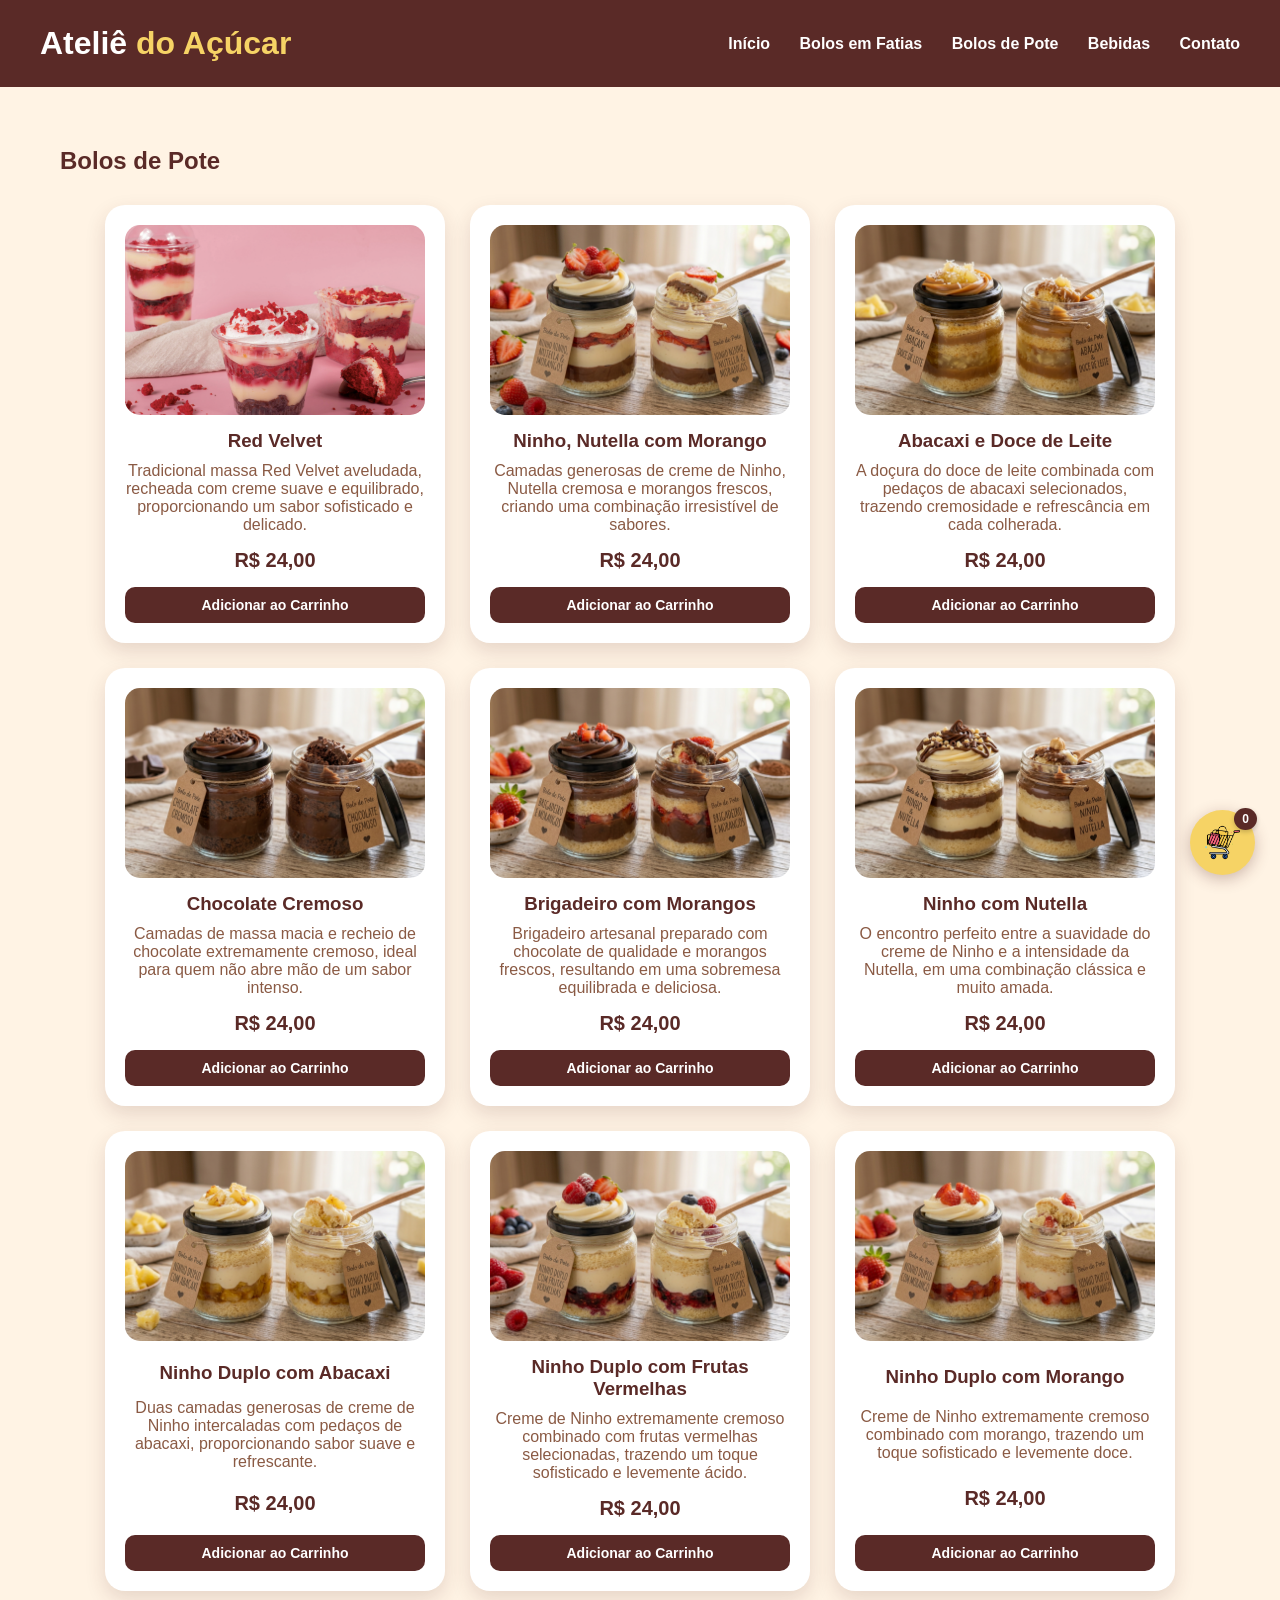
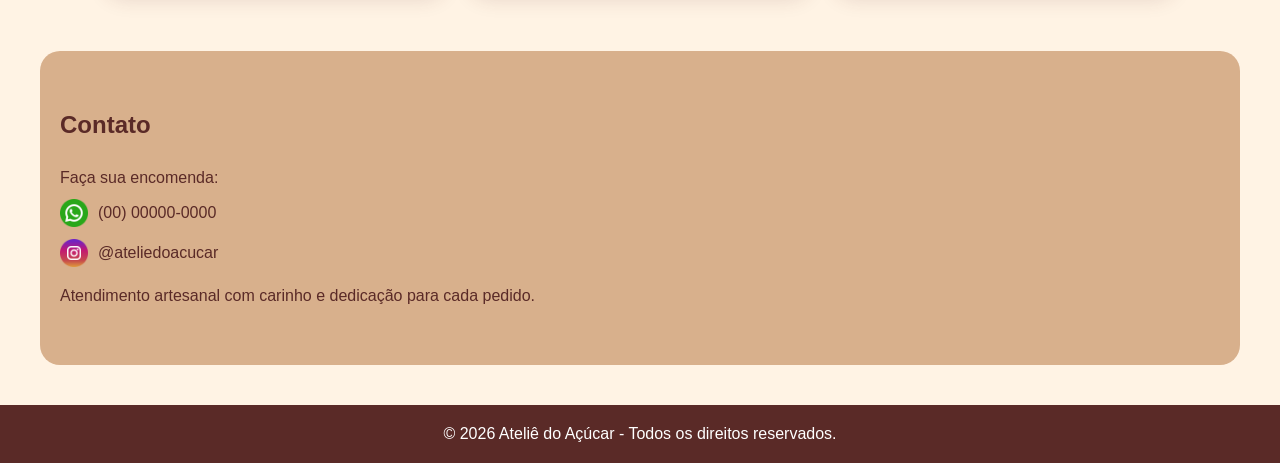
<file: boloPote.html>
<!DOCTYPE html>
<html lang="pt-br">
<head>
    <meta charset="UTF-8">
    <meta name="viewport" content="width=device-width, initial-scale=1.0">
    <title>Ateliê do Açúcar - Bolo de pote </title>
    <link rel="stylesheet" href="style.css">
    <link rel="icon" href="img/iconCake.png">
</head>
<body>
    <header>

        <div class="logo">
            <h1>Ateliê <span class="destaque">do Açúcar</span></h1>
        </div>

        <div class="menu-mobile" id="menu-mobile">
            ☰
        </div>

        <nav id="menu">
            <a href="index.html">Início</a>
            <a href="boloFatia.html">Bolos em Fatias</a>
            <a href="boloPote.html">Bolos de Pote</a>
            <a href="bebidas.html">Bebidas</a>
            <a href="#contato">Contato</a>
        </nav>


    </header>

    <main>
        <section id="potes">

            <h2>Bolos de Pote</h2>

            <div class="divona-servico">

                <div class="divinha-servico">
                    <img src="img/BoloPoteRedVelt.png" alt="Bolo de Pote Red Velvet">
                    <h3>Red Velvet</h3>
                    <p>Tradicional massa Red Velvet aveludada, recheada com creme suave e equilibrado, proporcionando um
                        sabor sofisticado e delicado.</p>
                    <strong>R$ 24,00</strong>
                    <button class="btn-adicionar" data-nome="Bolo de Pote Red Velvet (Pote)" data-preco="24.00"> Adicionar ao Carrinho </button>
                </div>

                <div class="divinha-servico">
                    <img src="img/BoloPoteNutellaNinhoMorango.png" alt="Bolo de Pote Ninho, Nutella com Morangos">
                    <h3>Ninho, Nutella com Morango</h3>
                    <p>Camadas generosas de creme de Ninho, Nutella cremosa e morangos frescos, criando uma combinação
                        irresistível de sabores.</p>
                    <strong>R$ 24,00</strong>
                    <button class="btn-adicionar" data-nome="Bolo de Pote Ninho, Nutella com Morango (Pote)" data-preco="24.00"> Adicionar ao Carrinho </button>
                </div>

                <div class="divinha-servico">
                    <img src="img/BoloPoteAbacaxiDoceLeite.png" alt="Bolo de Pote Abacaxi e Doce de Leite">
                    <h3>Abacaxi e Doce de Leite</h3>
                    <p>A doçura do doce de leite combinada com pedaços de abacaxi selecionados, trazendo cremosidade e
                        refrescância em cada colherada.</p>
                    <strong>R$ 24,00</strong>
                    <button class="btn-adicionar" data-nome="Bolo de Pote Abacaxi e Doce de Leite (Pote)" data-preco="24.00"> Adicionar ao Carrinho </button>
                </div>

                <div class="divinha-servico">
                    <img src="img/BoloPoteChocolate.png" alt="Bolo de Pote Chocolate Cremoso">
                    <h3>Chocolate Cremoso</h3>
                    <p>Camadas de massa macia e recheio de chocolate extremamente cremoso, ideal para quem não abre mão
                        de
                        um sabor intenso.</p>
                    <strong>R$ 24,00</strong>
                    <button class="btn-adicionar" data-nome="Bolo de Pote Chocolate Cremoso (Pote)" data-preco="24.00"> Adicionar ao Carrinho </button>
                </div>

                <div class="divinha-servico">
                    <img src="img/BoloPoteBrigadeiroMorango.png" alt="Bolo de Pote Brigadeiro com Morangos">
                    <h3>Brigadeiro com Morangos</h3>
                    <p>Brigadeiro artesanal preparado com chocolate de qualidade e morangos frescos, resultando em uma
                        sobremesa equilibrada e deliciosa.</p>
                    <strong>R$ 24,00</strong>
                    <button class="btn-adicionar" data-nome="Bolo de Pote Brigadeiro com Morangos (Pote)" data-preco="24.00"> Adicionar ao Carrinho </button>
                </div>

                <div class="divinha-servico">
                    <img src="img/BoloPoteNutellaNinho.png" alt="Bolo de Pote Ninho com Nutella">
                    <h3>Ninho com Nutella</h3>
                    <p>O encontro perfeito entre a suavidade do creme de Ninho e a intensidade da Nutella, em uma
                        combinação
                        clássica e muito amada.</p>
                    <strong>R$ 24,00</strong>
                    <button class="btn-adicionar" data-nome="Bolo de Pote Ninho com Nutella (Pote)" data-preco="24.00"> Adicionar ao Carrinho </button>
                </div>

                <div class="divinha-servico">
                    <img src="img/BoloPoteAbacaxiNinhoDuplo.png" alt="Bolo de Pote Ninho Duplo com Abacaxi">
                    <h3>Ninho Duplo com Abacaxi</h3>
                    <p>Duas camadas generosas de creme de Ninho intercaladas com pedaços de abacaxi, proporcionando
                        sabor
                        suave e refrescante.</p>
                    <strong>R$ 24,00</strong>
                    <button class="btn-adicionar" data-nome="Bolo de Pote Ninho Duplo com Abacaxi (Pote)" data-preco="24.00"> Adicionar ao Carrinho </button>
                </div>

                <div class="divinha-servico">
                    <img src="img/BoloPoteFrutasVermelhasNinhoDuplo.png"
                        alt="Bolo de Pote Ninho Duplo com Frutas Vermelhas">
                    <h3>Ninho Duplo com Frutas Vermelhas</h3>
                    <p>Creme de Ninho extremamente cremoso combinado com frutas vermelhas selecionadas, trazendo um
                        toque
                        sofisticado e levemente ácido.</p>
                    <strong>R$ 24,00</strong>
                    <button class="btn-adicionar" data-nome="Bolo de Pote Ninho Duplo com Frutas Vermelhas (Pote)" data-preco="24.00"> Adicionar ao Carrinho </button>
                </div>

                <div class="divinha-servico">
                    <img src="img/BoloPoteMorangoNinho.png" alt="Bolo de Pote Ninho Duplo com Frutas Vermelhas">
                    <h3>Ninho Duplo com Morango</h3>
                    <p>Creme de Ninho extremamente cremoso combinado com morango, trazendo um toque sofisticado e
                        levemente
                        doce.</p>
                    <strong>R$ 24,00</strong>
                    <button class="btn-adicionar" data-nome="Bolo de Pote Ninho Duplo com Morango (Pote)" data-preco="24.00"> Adicionar ao Carrinho </button>
                </div>

            </div>

        </section>

        <section id="contato">

            <h2>Contato</h2>

            <p>Faça sua encomenda:</p>

            <div class="item-contato">
                <img src="img/whatsapp.png" alt="WhatsApp" class="RedeSocial">
                <span>(00) 00000-0000</span>
            </div>

            <div class="item-contato">
                <img src="img/instagram.png" alt="Instagram" class="RedeSocial">
                <span>@ateliedoacucar</span>
            </div>

            <p class="rodape-contato">Atendimento artesanal com carinho e dedicação para cada pedido.</p>

        </section>

    </main>

    <footer>
        <p>© 2026 Ateliê do Açúcar - Todos os direitos reservados.</p>
    </footer>

    <script src="script.js"></script>

    <div id="btn-carrinho" class="carrinho-flutuante">
        <img src="img/carrinho.png" alt="Carrinho de Compras" class="img-carrinho">
        <span id="contador-carrinho" class="badge-contador">0</span>
    </div>

    <div id="modal-carrinho" class="modal-carrinho hidden">
        <div class="conteudo-carrinho">
            <h2>Seu Carrinho <button id="fechar-carrinho">&times;</button></h2>
            <ul id="lista-carrinho"></ul>
            <div class="total-container">
                <strong>Total: R$ <span id="total-carrinho">0,00</span></strong>
            </div>
            <button id="btn-finalizar" class="btn">Finalizar Pedido via WhatsApp</button>
        </div>
    </div>

</body>
</html>
</file>
<file: style.css>
* { 
    margin: 0;
    padding: 0;
    box-sizing: border-box;
    text-decoration: none;
    font-family: 'Arial', sans-serif;
}

body {
    background-color: #FFF3E4;
    color: #5A2A27;
}

header {
    background-color: #5A2A27;
    color: white;
    padding: 25px 40px;
    display: flex;
    align-items: center;
    justify-content: space-between;
}

.logo h1 {
    font-size: 32px;
}

.destaque {
    color: #F6D365;
}

nav a {
    color: white;
    margin-left: 25px;
    font-weight: bold;
    transition: .3s;
}

nav a:hover {
    color: #F6D365;
}

section {
    padding: 60px 20px;
    max-width: 1200px;
    margin: auto;
}

.banner {
    text-align: center;
    background-color: #EFA7A7;
    border-radius: 20px;
    margin-top: 30px;
    width: 100%;
}

.banner h2 {
    font-size: 38px;
    margin-bottom: 15px;
}

section h2 {
    margin-bottom: 30px;
    color: #5A2A27;
}

.divona-servico {
    display: flex;
    gap: 25px;
    flex-wrap: wrap;
    justify-content: center;
}

.divinha-servico {
    background-color: white;
    width: 340px;
    padding: 20px;
    border-radius: 20px;
    box-shadow: 0 8px 20px rgba(90, 42, 39, 0.15);
    text-align: center;
    transition: .3s;
    display: flex;
    flex-direction: column;
    justify-content: space-between;
}

.divinha-servico:hover {
    transform: translateY(-8px);
    box-shadow: 0 8px 10px #EFA7A7;
}

.divinha-servico img {
    width: 100%;
    height: 190px;
    object-fit: cover;
    border-radius: 15px;
    margin-bottom: 15px;
}

.divinha-servico h3 {
    color: #5A2A27;
    margin-bottom: 10px;
}

.divinha-servico p {
    color: #8A5A44;
}

.RedeSocial {
    width: 28px;       
    height: 28px;
    object-fit: contain;
}

.item-contato {
    display: flex;
    align-items: center; 
    gap: 10px;           
    margin-top: 12px;    
}

.rodape-contato {
    margin-top: 20px;
}

#contato {
    background-color: #D8B08C;
    border-radius: 20px;
    margin-bottom: 40px;
    transition: .3s;
}

#contato:hover {
    box-shadow: 0 8px 10px #F6D365;
    transform: translateY(-8px);
}

.divinha-servico label {
    display: block;
    margin-top: 15px;
    margin-bottom: 6px;
    font-weight: bold;
    color: #5A2A27;
    text-align: left;
}

.divinha-servico select {
    width: 100%;
    padding: 10px 12px;
    border: 2px solid #D8B08C;
    border-radius: 10px;
    background-color: #FFF3E4;
    color: #5A2A27;
    font-size: 15px;
    cursor: pointer;
    transition: .3s;
}

.divinha-servico select:hover {
    border-color: #EFA7A7;
}

.divinha-servico select:focus {
    outline: none;
    border-color: #5A2A27;
    box-shadow: 0 0 8px rgba(90, 42, 39, 0.2);
}

.divinha-servico strong {
    display: block;
    margin-top: 15px;
    font-size: 20px;
    color: #5A2A27;
}

footer {
    background-color: #5A2A27;
    color: white;
    text-align: center;
    padding: 20px;
}

/* BOTÃO PRINCIPAL CENTRALIZADO */
.btn {
    display: block; /* Alterado de inline-block para block para aceitar margem auto */
    margin: 20px auto 0 auto; /* Centralizado com margem automática nas laterais */
    padding: 12px 25px;
    background: #5A2A27;
    color: white;
    text-decoration: none;
    border-radius: 8px;
    font-weight: bold;
    transition: .3s;
    border: none;
    cursor: pointer;
    width: 300px;
    max-width: 100%;
    text-align: center;
}

.btn:hover {
    transform: translateY(-3px);
    background: #EFA7A7;
    color: #5A2A27;
}

.destaques, .sobre, .cta {
    max-width: 1200px;
    margin: 60px auto;
    padding: 0 20px;
}

.destaques h2, .sobre h2, .cta h2 {
    text-align: center;
    margin-bottom: 30px;
}

.cards {
    display: flex;
    gap: 25px;
    justify-content: center;
    flex-wrap: wrap;
}

.card {
    background: white;
    width: 320px;
    border-radius: 15px;
    overflow: hidden;
    box-shadow: 0 4px 15px rgba(0,0,0,0.1);
    transition: .3s;
}

.card:hover {
    transform: translateY(-8px);
    box-shadow: 0 8px 10px #EFA7A7;
}

.card img {
    width: 100%;
    height: 220px;
    object-fit: cover;
}

.card h3 {
    margin: 15px;
    color: #5A2A27;
}

.card p {
    margin: 0 15px 20px;
    color: #8A5A44;
}

.beneficios {
    display: flex;
    gap: 30px;
    justify-content: center;
    flex-wrap: wrap;
    text-align: center;
    transition: .3s;
}

.beneficios div {
    background: white;
    padding: 25px;
    border-radius: 15px;
    width: 300px;
    box-shadow: 0 4px 15px rgba(0,0,0,0.1);
    transition: .3s;
}

.beneficios div:hover {
    transform: translateY(-8px);
    box-shadow: 0 8px 10px #EFA7A7;
}

.cta {
    background: #cdb28d;
    padding: 50px;
    border-radius: 20px;
    text-align: center;
}

.menu-mobile {
    display: none;
    font-size: 2rem;
    color: white;
    cursor: pointer;
}

/* MOBILE */
@media (max-width: 768px) {
    header {
        display: flex;
        justify-content: space-between;
        align-items: center;
        padding: 20px;
        position: relative;
    }

    .logo h1 {
        font-size: 2rem;
    }

    .menu-mobile {
        display: block;
    }

    nav {
        display: none;
        flex-direction: column;
        width: 100%;
        position: absolute;
        top: 100%;
        left: 0;
        background-color: #5b2c22;
        padding: 15px 0;
        z-index: 100;
    }

    nav.ativo {
        display: flex;
    }

    nav a {
        text-align: center;
        padding: 12px;
        margin-left: 0;
    }
}

.btn-adicionar-bebida, .btn-adicionar {
    margin-top: 15px;
    padding: 10px 15px;
    background-color: #5A2A27;
    color: white;
    border: none;
    border-radius: 10px;
    font-size: 14px;
    font-weight: bold;
    cursor: pointer;
    transition: .3s;
    width: 100%;
    text-align: center;
}

.btn-adicionar-bebida:hover, .btn-adicionar:hover {
    background-color: #F6D365;
    color: #5A2A27;
}

.carrinho-flutuante {
    position: fixed;
    bottom: 25px;
    right: 25px;
    width: 65px;
    height: 65px;
    background-color: #F6D365;
    border-radius: 50%;
    display: flex;
    justify-content: center;
    align-items: center;
    box-shadow: 0 4px 15px rgba(90, 42, 39, 0.3);
    cursor: pointer;
    z-index: 9999;
    transition: transform 0.2s ease, background-color 0.2s ease;
}

.carrinho-flutuante:hover {
    transform: scale(1.1);
    background-color: #EFA7A7;
}

.img-carrinho {
    width: 35px;
    height: 35px;
    object-fit: contain;
}

.badge-contador {
    position: absolute;
    top: -2px;
    right: -2px;
    background-color: #5A2A27;
    color: #ffffff;
    font-size: 12px;
    font-weight: bold;
    border-radius: 50%;
    padding: 4px 8px;
    min-width: 22px;
    text-align: center;
    box-shadow: 0 2px 5px rgba(0,0,0,0.2);
}

.hidden {
    display: none !important;
}

.modal-carrinho {
    position: fixed;
    top: 0;
    left: 0;
    width: 100%;
    height: 100%;
    background-color: rgba(90, 42, 39, 0.6);
    display: flex;
    justify-content: center;
    align-items: center;
    z-index: 10000;
    padding: 15px;
}

.conteudo-carrinho {
    background: #FFF3E4;
    padding: 25px;
    border-radius: 20px;
    width: 100%;
    max-width: 480px;
    max-height: 85vh;
    overflow-y: auto;
    box-shadow: 0 10px 30px rgba(0, 0, 0, 0.3);
    display: flex;
    flex-direction: column;
}

.conteudo-carrinho h2 {
    display: flex;
    justify-content: space-between;
    align-items: center;
    color: #5A2A27;
    margin-bottom: 20px;
    font-size: 24px;
    border-bottom: 2px solid #D8B08C;
    padding-bottom: 10px;
}

#fechar-carrinho {
    background: transparent;
    border: none;
    font-size: 28px;
    color: #5A2A27;
    cursor: pointer;
    line-height: 1;
}

#lista-carrinho {
    list-style: none;
    margin-bottom: 20px;
    max-height: 250px;
    overflow-y: auto;
}

.item-carrinho {
    display: flex;
    justify-content: space-between;
    align-items: center;
    padding: 12px 0;
    border-bottom: 1px dashed #D8B08C;
}

.info-item {
    flex: 1;
    padding-right: 10px;
}

.qtd-controles {
    display: flex;
    align-items: center;
    gap: 6px;
    background: #ffffff;
    padding: 4px 8px;
    border-radius: 8px;
    border: 1px solid #D8B08C;
}

.qtd-controles button {
    background: #5A2A27;
    color: white;
    border: none;
    width: 24px;
    height: 24px;
    border-radius: 50%;
    cursor: pointer;
    font-weight: bold;
}

.subtotal {
    font-weight: bold;
    color: #5A2A27;
    margin-left: 10px;
    min-width: 70px;
    text-align: right;
}

.total-container {
    font-size: 20px;
    color: #5A2A27;
    text-align: right;
    margin-top: 10px;
    padding-top: 10px;
    border-top: 2px solid #D8B08C;
}
</file>
<file: 20.07 Implementação mobile/style.css>
* { 
    margin: 0;
    padding: 0;
    box-sizing: border-box;
    text-decoration: none;
    font-family: 'Arial', sans-serif;
}

body {
    background-color: #FFF3E4;
    color: #5A2A27;
}

header {
    background-color: #5A2A27;
    color: white;
    padding: 25px 40px;
    display: flex;
    align-items: center;
    justify-content: space-between;
}

.logo h1 {
    font-size: 32px;
}

.destaque {
    color: #F6D365;
}

nav a {
    color: white;
    margin-left: 25px;
    font-weight: bold;
    transition: .3s;
}

nav a:hover {
    color: #F6D365;
}

section {
    padding: 60px 20px;
    max-width: 1200px;
    margin: auto;
}

.banner {
    text-align: center;
    background-color: #EFA7A7;
    border-radius: 20px;
    margin-top: 30px;
    width: 100%;
}

.banner h2 {
    font-size: 38px;
    margin-bottom: 15px;
}

section h2 {
    margin-bottom: 30px;
    color: #5A2A27;
}

.divona-servico {
    display: flex;
    gap: 25px;
    flex-wrap: wrap;
    justify-content: center;
}

.divinha-servico{
    background-color: white;
    width: 340px;
    padding: 20px;
    border-radius: 20px;
    box-shadow: 0 8px 20px rgba(90, 42, 39, 0.15);
    text-align: center;
    transition: .3s;
    display: flex;
    flex-direction: column;
    justify-content: space-between;
}

.divinha-servico:hover {
    transform: translateY(-8px);
    box-shadow: 0 8px 10px #EFA7A7;
}

.divinha-servico img {
    width: 100%;
    height: 190px;
    object-fit: cover;
    border-radius: 15px;
    margin-bottom: 15px;
}

.divinha-servico h3{
    color: #5A2A27;
    margin-bottom: 10px;
}

.divinha-servico p {
    color: #8A5A44;
}

.RedeSocial {
    width: 28px;       
    height: 28px;
    object-fit: contain;
}

.item-contato {
    display: flex;
    align-items: center; 
    gap: 10px;           
    margin-top: 12px;    
}

.rodape-contato {
    margin-top: 20px;
}

#contato {
    background-color: #D8B08C;
    border-radius: 20px;
    margin-bottom: 40px;
    transition: .3s;
}

#contato:hover{
    box-shadow:0 8px 10px #F6D365;
    transform: translateY(-8px);
}

.divinha-servico label {
    display: block;
    margin-top: 15px;
    margin-bottom: 6px;
    font-weight: bold;
    color: #5A2A27;
    text-align: left;
}

.divinha-servico select {
    width: 100%;
    padding: 10px 12px;
    border: 2px solid #D8B08C;
    border-radius: 10px;
    background-color: #FFF3E4;
    color: #5A2A27;
    font-size: 15px;
    cursor: pointer;
    transition: .3s;
}

.divinha-servico select:hover {
    border-color: #EFA7A7;
}

.divinha-servico select:focus {
    outline: none;
    border-color: #5A2A27;
    box-shadow: 0 0 8px rgba(90, 42, 39, 0.2);
}

.divinha-servico strong {
    display: block;
    margin-top: 15px;
    font-size: 20px;
    color: #5A2A27;
}

footer {
    background-color: #5A2A27;
    color: white;
    text-align: center;
    padding: 20px;
}

.btn{
    display:inline-block;
    margin-top:20px;
    padding:12px 25px;
    background:#5A2A27;
    color:white;
    text-decoration:none;
    border-radius:8px;
    font-weight:bold;
    transition:.3s;
    border: none;
    cursor: pointer;
    width: 300px;
    margin-left: 60px;
}

.btn:hover{
    transform:translateY(-3px);
    background:#EFA7A7;
    color:#5A2A27;
}

.destaques, .sobre,.cta{
    max-width:1200px;
    margin:60px auto;
    padding:0 20px;
}

.destaques h2, .sobre h2, .cta h2{
    text-align:center;
    margin-bottom:30px;
}

.cards{
    display:flex;
    gap:25px;
    justify-content:center;
    flex-wrap:wrap;
}

.card{
    background:white;
    width:320px;
    border-radius:15px;
    overflow:hidden;
    box-shadow:0 4px 15px rgba(0,0,0,0.1);
    transition:.3s;
}

.card:hover{
    transform:translateY(-8px);
    box-shadow:0 8px 10px #EFA7A7;
}

.card img{
    width:100%;
    height:220px;
    object-fit:cover;
}

.card h3{
    margin:15px;
    color:#5A2A27;
}

.card p{
    margin:0 15px 20px;
    color:#8A5A44;
}

.beneficios{
    display:flex;
    gap:30px;
    justify-content:center;
    flex-wrap:wrap;
    text-align:center;
    transition:.3s;
}

.beneficios div{
    background:white;
    padding:25px;
    border-radius:15px;
    width:300px;
    box-shadow:0 4px 15px rgba(0,0,0,0.1);
    transition:.3s;
}

.beneficios div:hover{
    transform:translateY(-8px);
    box-shadow:0 8px 10px #EFA7A7;
}

.cta{
    background:#cdb28d;
    padding:50px;
    border-radius:20px;
    text-align:center;
}

.menu-mobile {
    display: none;
    font-size: 2rem;
    color: white;
    cursor: pointer;
}

/* MOBILE */
@media (max-width: 768px) {
    header {
        display: flex;
        justify-content: space-between;
        align-items: center;
        padding: 20px;
        position: relative;
    }

    .logo h1 {
        font-size: 2rem;
    }

    .menu-mobile {
        display: block;
    }

    nav {
        display: none;
        flex-direction: column;
        width: 100%;
        position: absolute;
        top: 100%;
        left: 0;
        background-color: #5b2c22;
        padding: 15px 0;
        z-index: 100;
    }

    nav.ativo {
        display: flex;
    }

    nav a {
        text-align: center;
        padding: 12px;
        margin-left: 0;
    }
}

.btn-adicionar-bebida, .btn-adicionar {
    margin-top: 15px;
    padding: 10px 15px;
    background-color: #5A2A27;
    color: white;
    border: none;
    border-radius: 10px;
    font-size: 14px;
    font-weight: bold;
    cursor: pointer;
    transition: .3s;
    width: 100%;
    text-align: center;
}

.btn-adicionar-bebida:hover, .btn-adicionar:hover {
    background-color: #F6D365;
    color: #5A2A27;
}

.carrinho-flutuante {
    position: fixed;
    bottom: 25px;
    right: 25px;
    width: 65px;
    height: 65px;
    background-color: #F6D365;
    border-radius: 50%;
    display: flex;
    justify-content: center;
    align-items: center;
    box-shadow: 0 4px 15px rgba(90, 42, 39, 0.3);
    cursor: pointer;
    z-index: 9999;
    transition: transform 0.2s ease, background-color 0.2s ease;
}

.carrinho-flutuante:hover {
    transform: scale(1.1);
    background-color: #EFA7A7;
}

.img-carrinho {
    width: 35px;
    height: 35px;
    object-fit: contain;
}

.badge-contador {
    position: absolute;
    top: -2px;
    right: -2px;
    background-color: #5A2A27;
    color: #ffffff;
    font-size: 12px;
    font-weight: bold;
    border-radius: 50%;
    padding: 4px 8px;
    min-width: 22px;
    text-align: center;
    box-shadow: 0 2px 5px rgba(0,0,0,0.2);
}

.hidden {
    display: none !important;
}

.modal-carrinho {
    position: fixed;
    top: 0;
    left: 0;
    width: 100%;
    height: 100%;
    background-color: rgba(90, 42, 39, 0.6);
    display: flex;
    justify-content: center;
    align-items: center;
    z-index: 10000;
    padding: 15px;
}

.conteudo-carrinho {
    background: #FFF3E4;
    padding: 25px;
    border-radius: 20px;
    width: 100%;
    max-width: 480px;
    max-height: 85vh;
    overflow-y: auto;
    box-shadow: 0 10px 30px rgba(0, 0, 0, 0.3);
    display: flex;
    flex-direction: column;
}

.conteudo-carrinho h2 {
    display: flex;
    justify-content: space-between;
    align-items: center;
    color: #5A2A27;
    margin-bottom: 20px;
    font-size: 24px;
    border-bottom: 2px solid #D8B08C;
    padding-bottom: 10px;
}

#fechar-carrinho {
    background: transparent;
    border: none;
    font-size: 28px;
    color: #5A2A27;
    cursor: pointer;
    line-height: 1;
}

#lista-carrinho {
    list-style: none;
    margin-bottom: 20px;
    max-height: 250px;
    overflow-y: auto;
}

.item-carrinho {
    display: flex;
    justify-content: space-between;
    align-items: center;
    padding: 12px 0;
    border-bottom: 1px dashed #D8B08C;
}

.info-item {
    flex: 1;
    padding-right: 10px;
}
.qtd-controles {
    display: flex;
    align-items: center;
    gap: 6px;
    background: #ffffff;
    padding: 4px 8px;
    border-radius: 8px;
    border: 1px solid #D8B08C;
}
.qtd-controles button {
    background: #5A2A27;
    color: white;
    border: none;
    width: 24px;
    height: 24px;
    border-radius: 50%;
    cursor: pointer;
    font-weight: bold;
}
.subtotal {
    font-weight: bold;
    color: #5A2A27;
    margin-left: 10px;
    min-width: 70px;
    text-align: right;
}
.total-container {
    font-size: 20px;
    color: #5A2A27;
    text-align: right;
    margin-top: 10px;
    padding-top: 10px;
    border-top: 2px solid #D8B08C;
}
</file>
